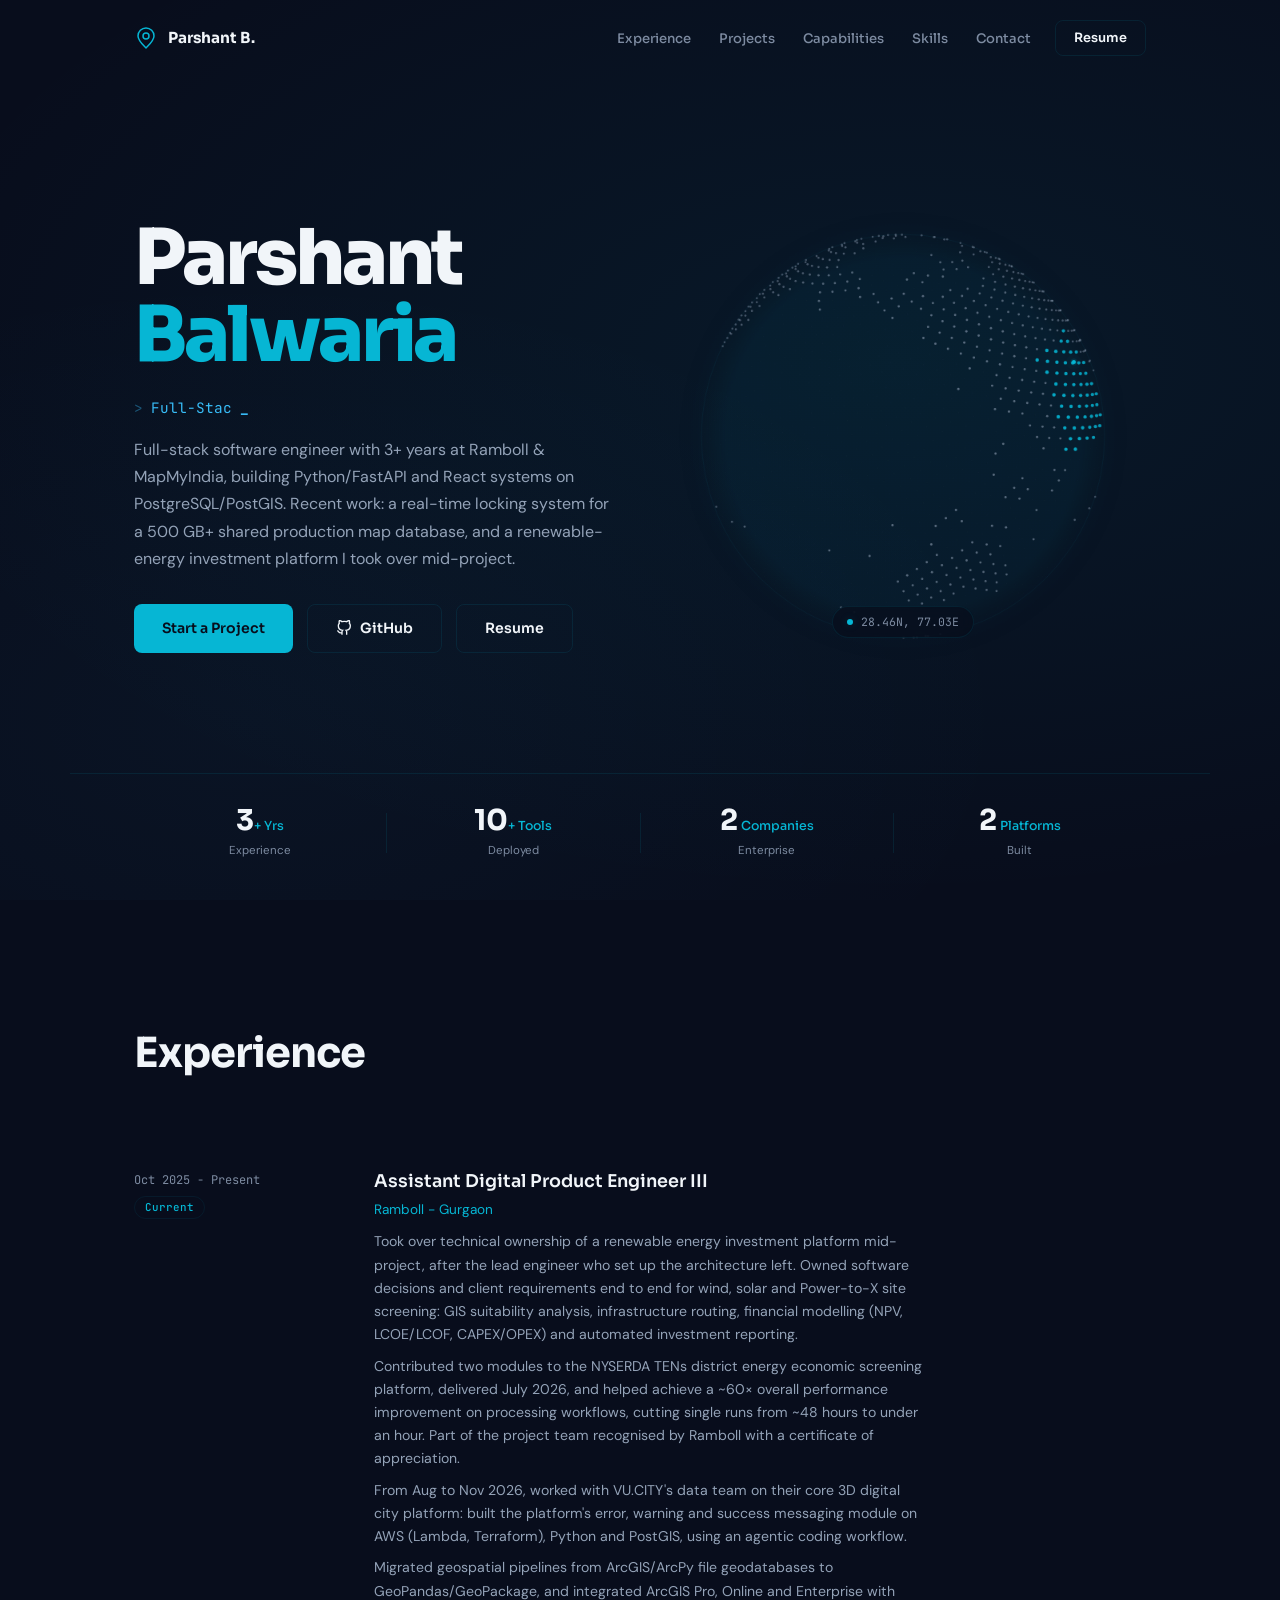
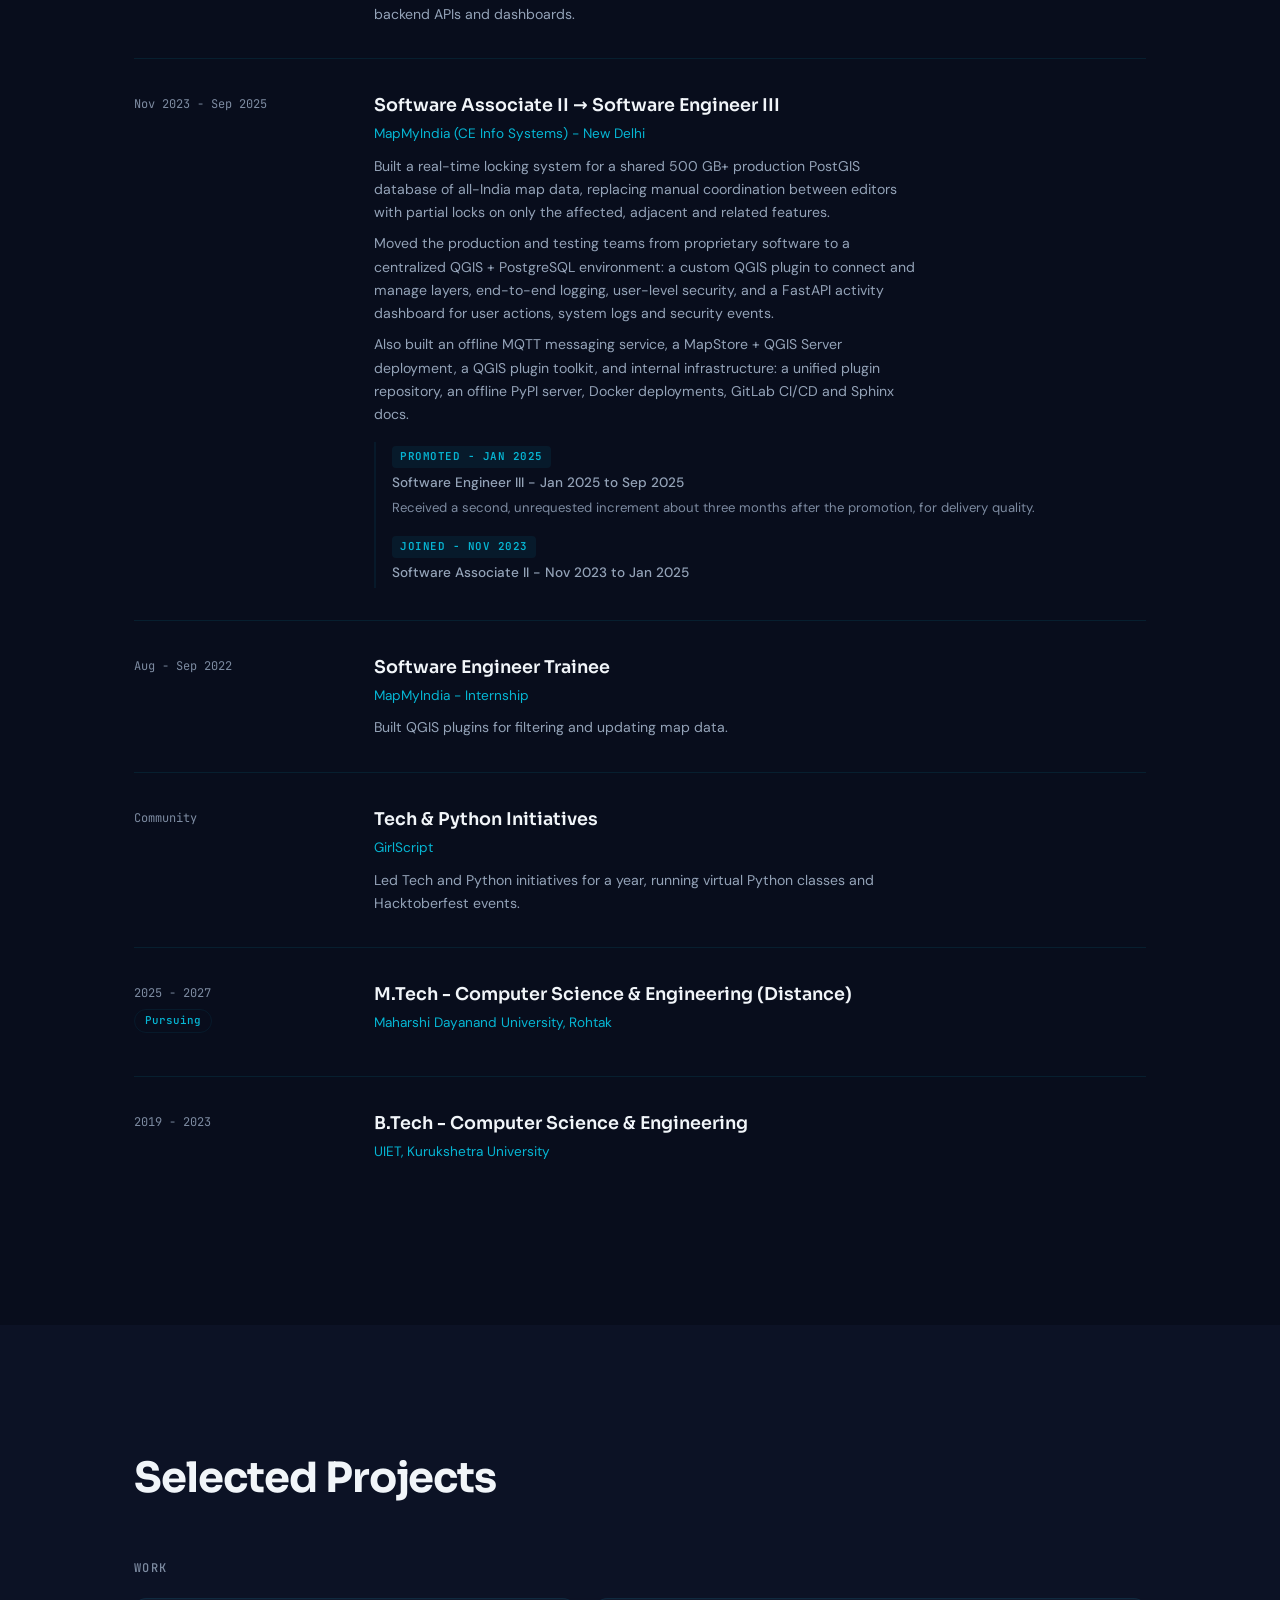
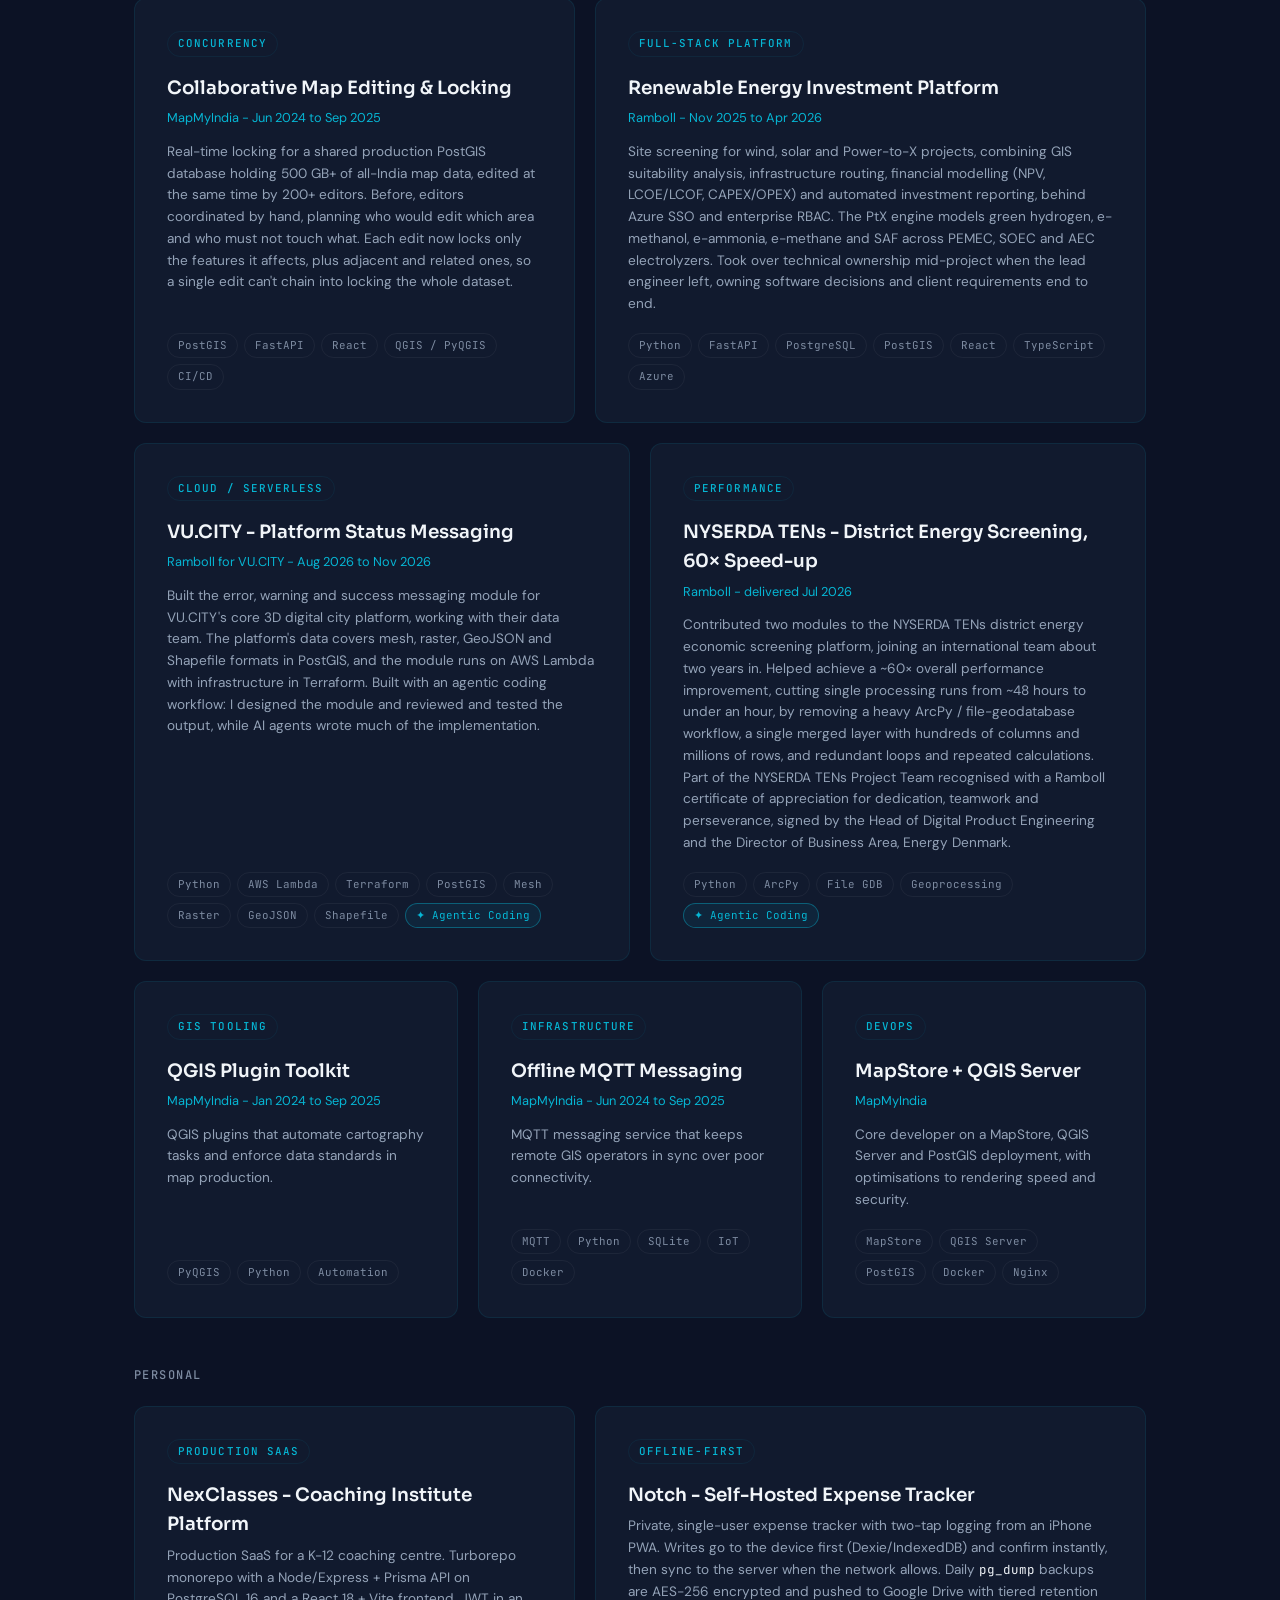
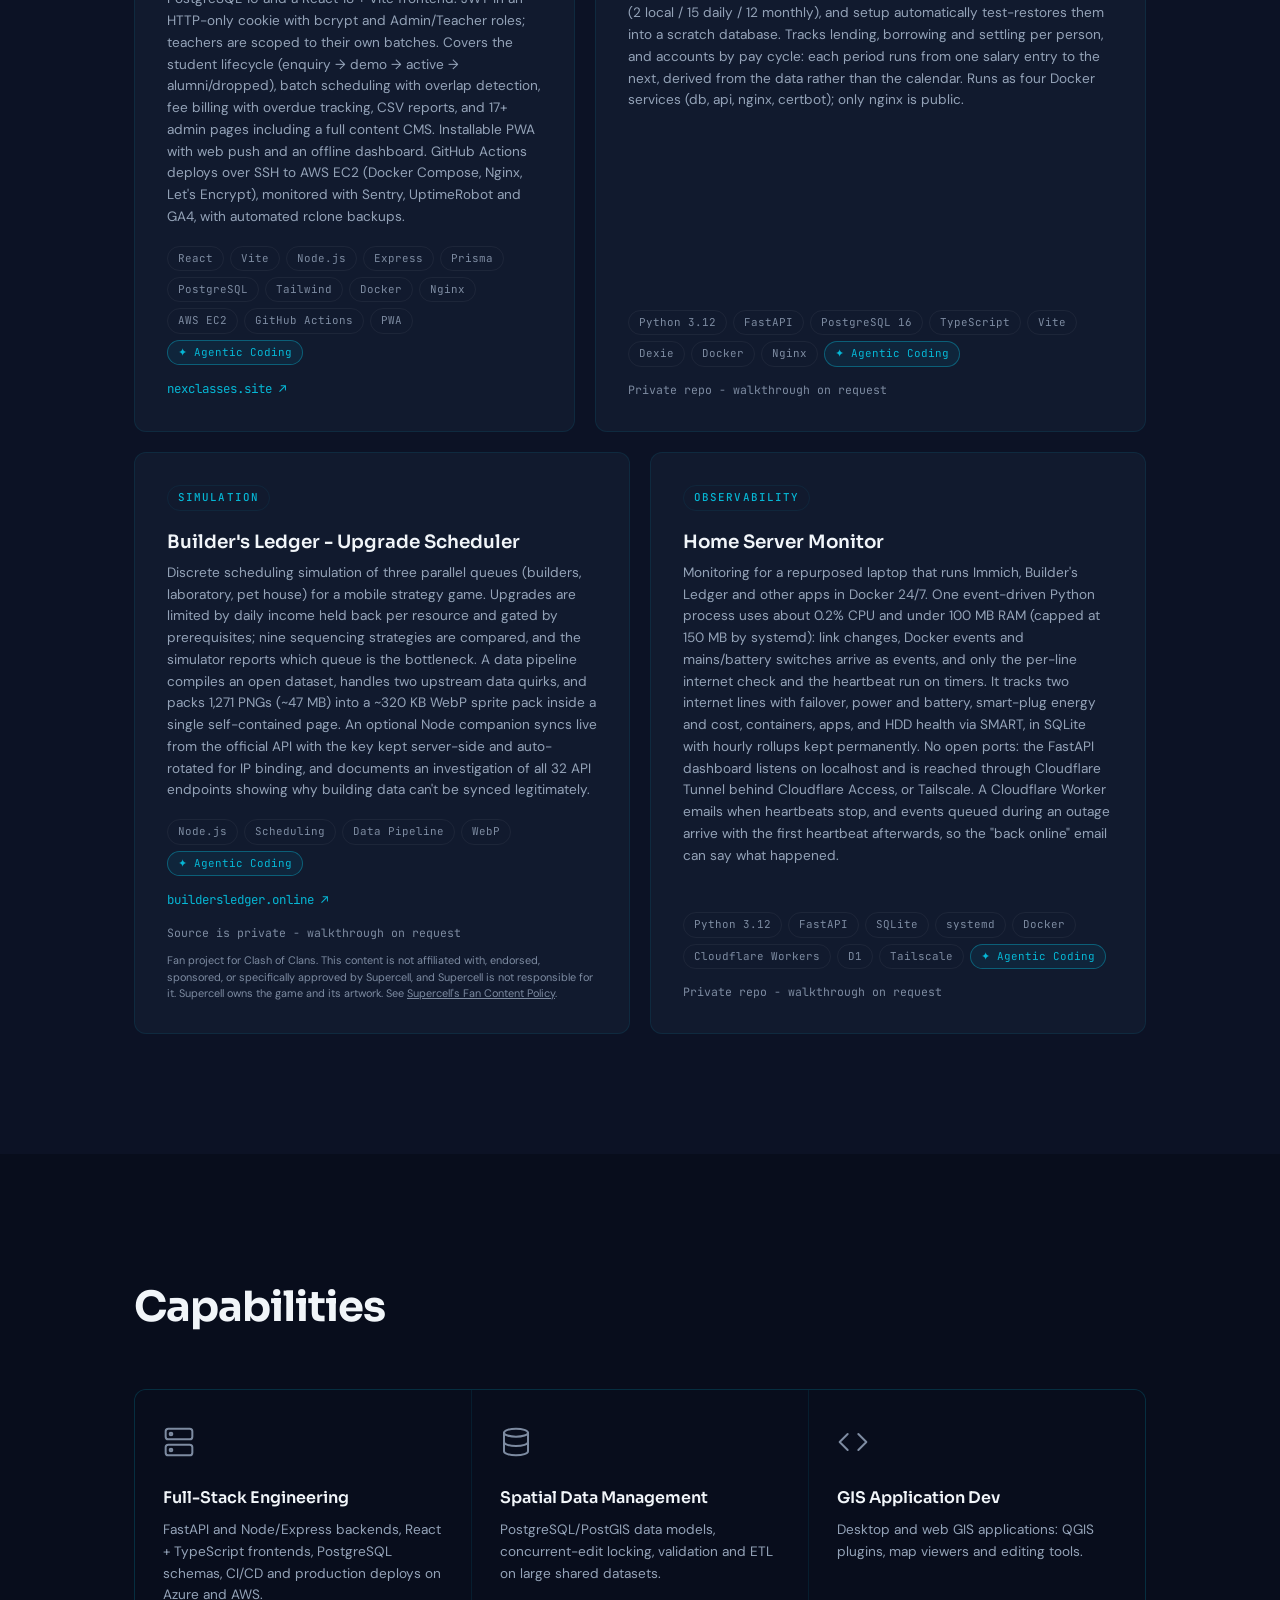
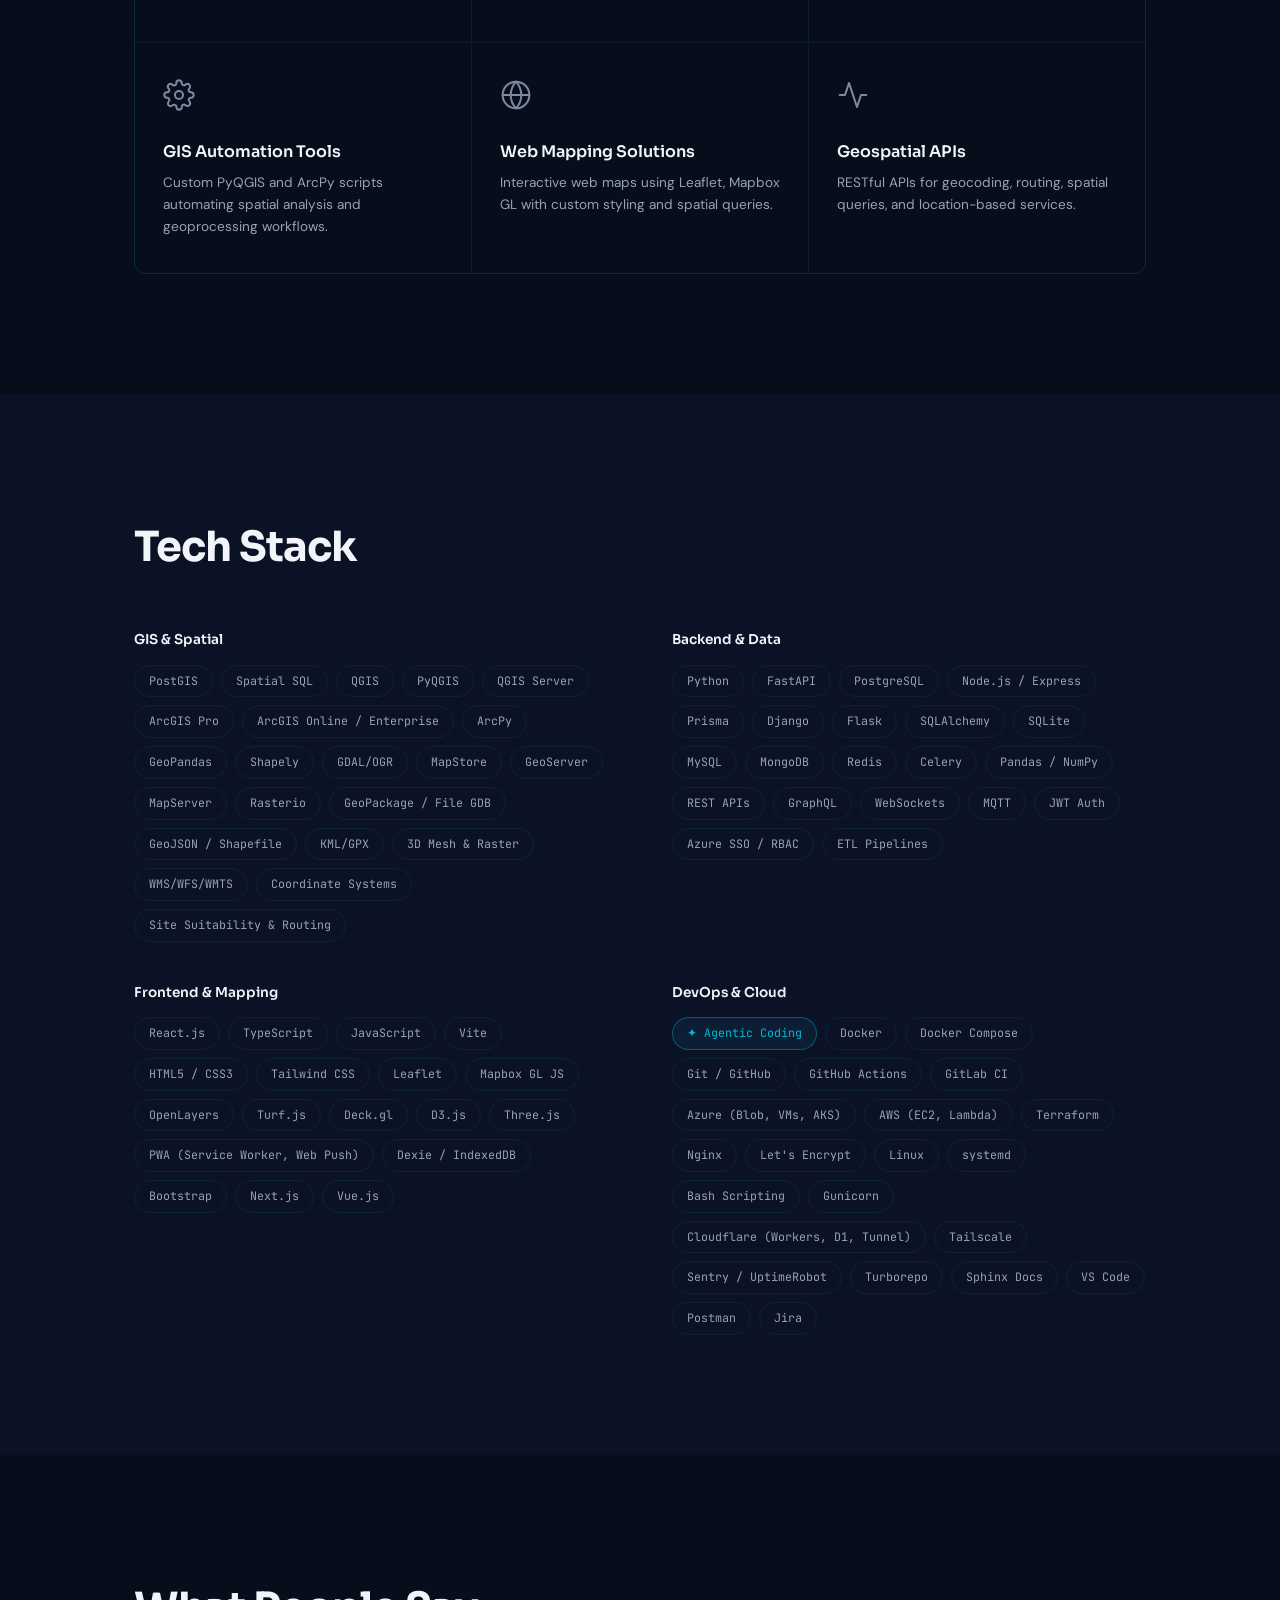
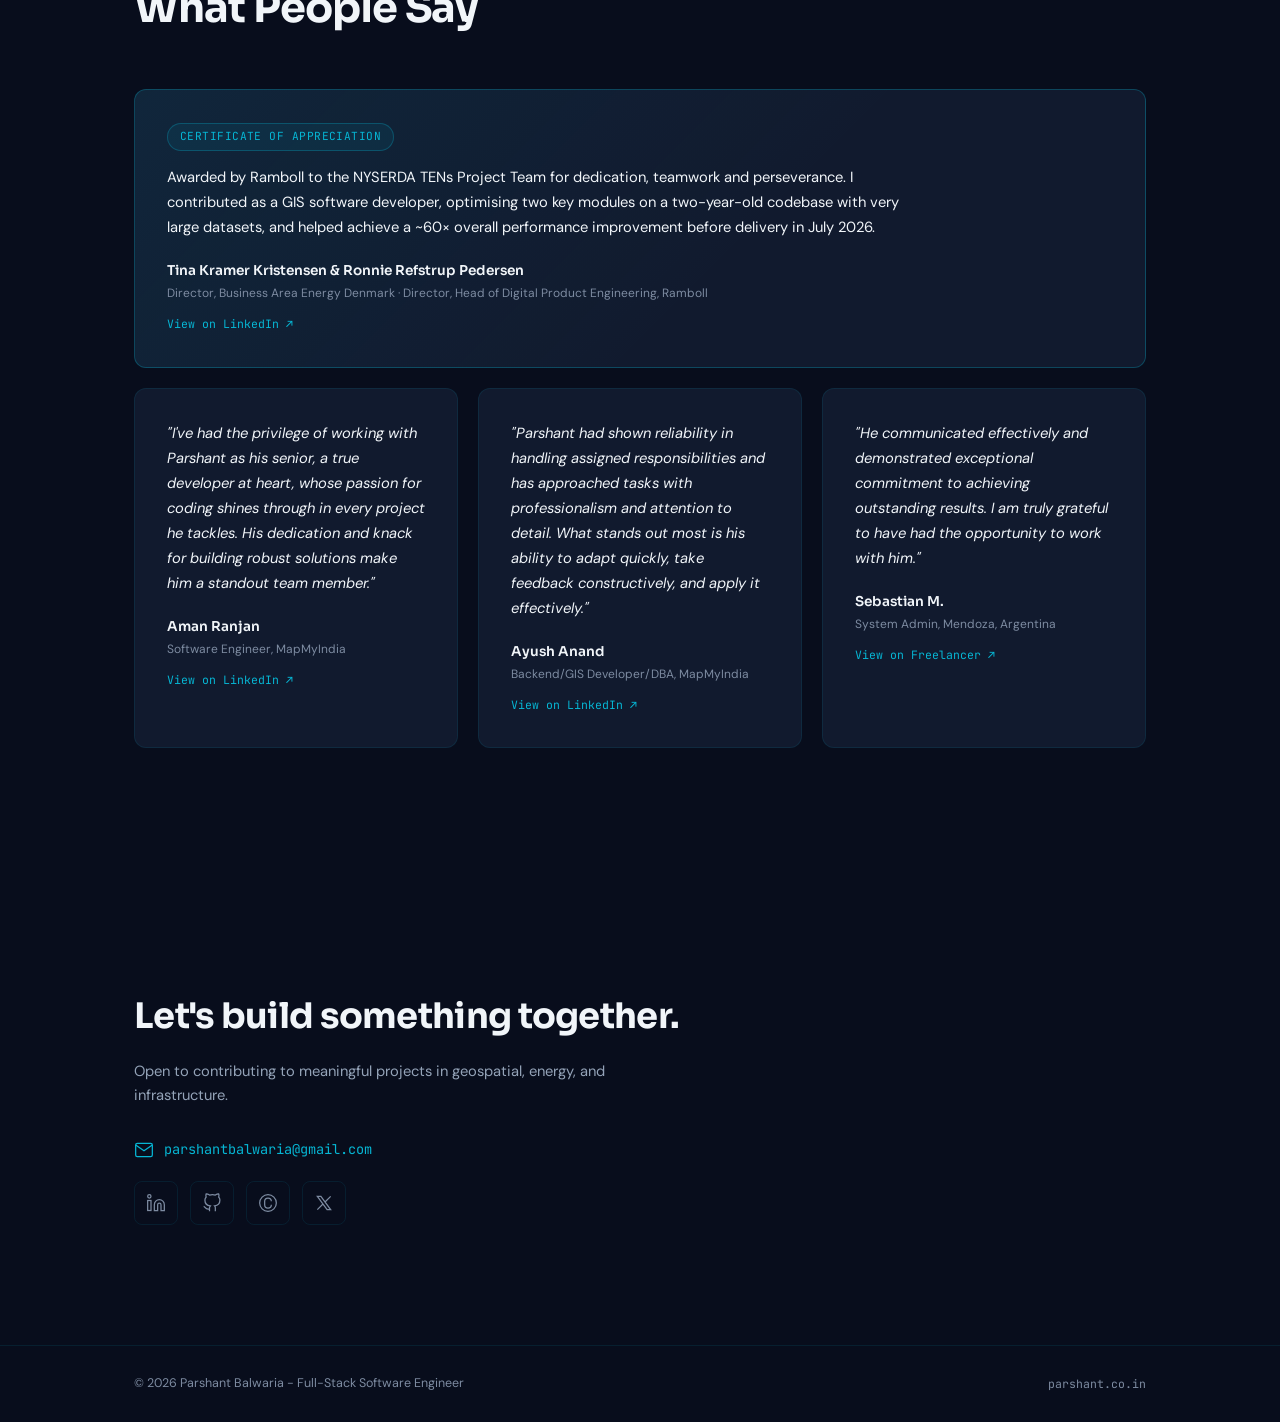
<file: index.html>
<!DOCTYPE html>
<html lang="en">
<head>
    <meta charset="UTF-8">
    <meta name="viewport" content="width=device-width, initial-scale=1.0">
    <title>Parshant Balwaria - Full-Stack Software Engineer · Geospatial Systems</title>
    <meta name="description" content="Parshant Balwaria - full-stack software engineer with 3+ years at Ramboll and MapMyIndia. Python, FastAPI, PostgreSQL/PostGIS, React and TypeScript, with geospatial systems as a specialty.">
    <link rel="canonical" href="https://www.parshant.co.in/">
    <meta property="og:type" content="website">
    <meta property="og:url" content="https://www.parshant.co.in/">
    <meta property="og:title" content="Parshant Balwaria - Full-Stack Software Engineer · Geospatial Systems">
    <meta property="og:description" content="Full-stack software engineer with 3+ years at Ramboll and MapMyIndia. Python, FastAPI, PostgreSQL/PostGIS, React and TypeScript.">
    <meta property="og:image" content="https://www.parshant.co.in/og-image.png">
    <meta property="og:image:width" content="1200">
    <meta property="og:image:height" content="630">
    <meta property="og:image:alt" content="Parshant Balwaria - Full-Stack Software Engineer · Geospatial Systems">
    <meta name="twitter:card" content="summary_large_image">
    <meta name="theme-color" content="#080d1c">
    <script>document.documentElement.classList.add('js');</script>
    <link rel="icon" href="data:image/svg+xml,<svg xmlns='http://www.w3.org/2000/svg' viewBox='0 0 32 32'><circle cx='16' cy='16' r='14' fill='%2306b6d4' opacity='.85'/><circle cx='16' cy='16' r='4' fill='white'/></svg>">
    <link rel="preconnect" href="https://fonts.googleapis.com">
    <link rel="preconnect" href="https://fonts.gstatic.com" crossorigin>
    <link href="https://fonts.googleapis.com/css2?family=Sora:wght@400;500;600;700;800&family=DM+Sans:ital,opsz,wght@0,9..40,400;0,9..40,500;0,9..40,700;1,9..40,400&family=JetBrains+Mono:wght@400;500&display=swap" rel="stylesheet">
    <link rel="stylesheet" href="styles.css">
</head>
<body>

    <nav class="nav" id="nav">
        <div class="nav-inner">
            <a href="#" class="nav-logo">
                <svg width="24" height="24" viewBox="0 0 24 24" fill="none" stroke="var(--accent)" stroke-width="1.5" stroke-linecap="round" stroke-linejoin="round"><path d="M12 13a3 3 0 1 0 0-6 3 3 0 0 0 0 6z"/><path d="M12 22C16 18 20 14.4 20 10a8 8 0 1 0-16 0c0 4.4 4 8 8 12z"/></svg>
                <span>Parshant B.</span>
            </a>
            <div class="nav-links" id="navLinks">
                <a href="#experience">Experience</a>
                <a href="#projects">Projects</a>
                <a href="#capabilities">Capabilities</a>
                <a href="#skills">Skills</a>
                <a href="#contact">Contact</a>
            </div>
            <a href="Parshant_Resume.pdf" class="btn btn-sm btn-outline nav-cta-btn" target="_blank" rel="noopener">Resume</a>
            <button class="nav-toggle" id="navToggle" aria-label="Toggle menu" aria-expanded="false" aria-controls="mobileMenu"><span></span><span></span><span></span></button>
        </div>
    </nav>

    <div class="mobile-menu" id="mobileMenu">
        <div class="mobile-menu-inner">
            <a href="#experience" class="mobile-link">Experience</a>
            <a href="#projects" class="mobile-link">Projects</a>
            <a href="#capabilities" class="mobile-link">Capabilities</a>
            <a href="#skills" class="mobile-link">Skills</a>
            <a href="#contact" class="mobile-link">Contact</a>
            <a href="Parshant_Resume.pdf" class="btn btn-primary mobile-cta" target="_blank" rel="noopener">Download Resume</a>
        </div>
    </div>

    <!-- Hero -->
    <section class="hero" id="hero">
        <div class="hero-bg-layer"></div>
        <div class="hero-inner">
            <div class="hero-text" data-reveal>
                <h1 class="hero-name">
                    <span class="name-line">Parshant</span>
                    <span class="name-line">Balwaria</span>
                </h1>
                <div class="hero-terminal" aria-hidden="true">
                    <span class="t-prompt">&gt;</span>
                    <span class="t-text" id="terminalText">Full-Stack Software Engineer</span>
                    <span class="t-cursor">_</span>
                </div>
                <p class="hero-sub">Full-stack software engineer with 3+ years at Ramboll &amp; MapMyIndia, building Python/FastAPI and React systems on PostgreSQL/PostGIS. Recent work: a real-time locking system for a 500&nbsp;GB+ shared production map database, and a renewable-energy investment platform I took over mid-project.</p>
                <div class="hero-actions">
                    <a href="#contact" class="btn btn-primary">Start a Project</a>
                    <a href="https://github.com/parshant-balwaria" class="btn btn-outline" target="_blank" rel="noopener">
                        <svg width="16" height="16" viewBox="0 0 24 24" fill="none" stroke="currentColor" stroke-width="2"><path d="M9 19c-5 1.5-5-2.5-7-3m14 6v-3.87a3.37 3.37 0 0 0-.94-2.61c3.14-.35 6.44-1.54 6.44-7A5.44 5.44 0 0 0 20 4.77 5.07 5.07 0 0 0 19.91 1S18.73.65 16 2.48a13.38 13.38 0 0 0-7 0C6.27.65 5.09 1 5.09 1A5.07 5.07 0 0 0 5 4.77a5.44 5.44 0 0 0-1.5 3.78c0 5.42 3.3 6.61 6.44 7A3.37 3.37 0 0 0 9 18.13V22"/></svg>
                        GitHub
                    </a>
                    <a href="Parshant_Resume.pdf" class="btn btn-outline" target="_blank" rel="noopener">Resume</a>
                </div>
            </div>
            <div class="hero-globe" data-reveal>
                <canvas id="globeCanvas" width="600" height="600" role="img" aria-label="Rotating globe with India highlighted and a pin on Gurugram"></canvas>
                <div class="globe-label" id="globeBadge">
                    <span class="globe-dot"></span>
                    <span>28.46N, 77.03E</span>
                </div>
            </div>
        </div>
        <div class="hero-stats" data-reveal>
            <!-- Final values live in the HTML so crawlers and no-JS visitors see them; script.js only animates up to them. -->
            <div class="hero-stat">
                <span class="hs-num" data-count="3">3</span><span class="hs-unit">+ Yrs</span>
                <span class="hs-label">Experience</span>
            </div>
            <span class="stat-divider"></span>
            <div class="hero-stat">
                <span class="hs-num" data-count="10">10</span><span class="hs-unit">+ Tools</span>
                <span class="hs-label">Deployed</span>
            </div>
            <span class="stat-divider"></span>
            <div class="hero-stat">
                <span class="hs-num" data-count="2">2</span><span class="hs-unit"> Companies</span>
                <span class="hs-label">Enterprise</span>
            </div>
            <span class="stat-divider"></span>
            <div class="hero-stat">
                <!-- Work platforms only: Renewable Energy Investment Platform and the MapMyIndia collaborative editing environment. -->
                <span class="hs-num" data-count="2">2</span><span class="hs-unit"> Platforms</span>
                <span class="hs-label">Built</span>
            </div>
        </div>
    </section>

    <!-- Experience -->
    <section class="section" id="experience">
        <div class="container">
            <h2 class="sec-title" data-reveal>Experience</h2>
            <div class="exp-list">
                <article class="exp-item" data-reveal>
                    <div class="exp-left">
                        <span class="exp-date">Oct 2025 - Present</span>
                        <span class="exp-current">Current</span>
                    </div>
                    <div class="exp-right">
                        <h3 class="exp-role">Assistant Digital Product Engineer III</h3>
                        <p class="exp-company">Ramboll - Gurgaon</p>
                        <p class="exp-desc">Took over technical ownership of a renewable energy investment platform mid-project, after the lead engineer who set up the architecture left. Owned software decisions and client requirements end to end for wind, solar and Power-to-X site screening: GIS suitability analysis, infrastructure routing, financial modelling (NPV, LCOE/LCOF, CAPEX/OPEX) and automated investment reporting.</p>
                        <p class="exp-desc">Contributed two modules to the NYSERDA TENs district energy economic screening platform, delivered July 2026, and helped achieve a ~60&times; overall performance improvement on processing workflows, cutting single runs from ~48 hours to under an hour. Part of the project team recognised by Ramboll with a certificate of appreciation.</p>
                        <p class="exp-desc">From Aug to Nov 2026, worked with VU.CITY's data team on their core 3D digital city platform: built the platform's error, warning and success messaging module on AWS (Lambda, Terraform), Python and PostGIS, using an agentic coding workflow.</p>
                        <p class="exp-desc">Migrated geospatial pipelines from ArcGIS/ArcPy file geodatabases to GeoPandas/GeoPackage, and integrated ArcGIS Pro, Online and Enterprise with backend APIs and dashboards.</p>
                    </div>
                </article>
                <article class="exp-item" data-reveal>
                    <div class="exp-left">
                        <span class="exp-date">Nov 2023 - Sep 2025</span>
                    </div>
                    <div class="exp-right">
                        <h3 class="exp-role">Software Associate II &rarr; Software Engineer III</h3>
                        <p class="exp-company">MapMyIndia (CE Info Systems) - New Delhi</p>
                        <p class="exp-desc">Built a real-time locking system for a shared 500&nbsp;GB+ production PostGIS database of all-India map data, replacing manual coordination between editors with partial locks on only the affected, adjacent and related features.</p>
                        <p class="exp-desc">Moved the production and testing teams from proprietary software to a centralized QGIS + PostgreSQL environment: a custom QGIS plugin to connect and manage layers, end-to-end logging, user-level security, and a FastAPI activity dashboard for user actions, system logs and security events.</p>
                        <p class="exp-desc">Also built an offline MQTT messaging service, a MapStore + QGIS Server deployment, a QGIS plugin toolkit, and internal infrastructure: a unified plugin repository, an offline PyPI server, Docker deployments, GitLab CI/CD and Sphinx docs.</p>
                        <div class="exp-promos">
                            <div class="promo-block">
                                <span class="promo-badge">Promoted - Jan 2025</span>
                                <p class="promo-title">Software Engineer III - Jan 2025 to Sep 2025</p>
                                <p class="promo-desc">Received a second, unrequested increment about three months after the promotion, for delivery quality.</p>
                            </div>
                            <div class="promo-block">
                                <span class="promo-badge">Joined - Nov 2023</span>
                                <p class="promo-title">Software Associate II - Nov 2023 to Jan 2025</p>
                            </div>
                        </div>
                    </div>
                </article>
                <article class="exp-item" data-reveal>
                    <div class="exp-left">
                        <span class="exp-date">Aug - Sep 2022</span>
                    </div>
                    <div class="exp-right">
                        <h3 class="exp-role">Software Engineer Trainee</h3>
                        <p class="exp-company">MapMyIndia - Internship</p>
                        <p class="exp-desc">Built QGIS plugins for filtering and updating map data.</p>
                    </div>
                </article>
                <article class="exp-item" data-reveal>
                    <div class="exp-left">
                        <span class="exp-date">Community</span>
                    </div>
                    <div class="exp-right">
                        <h3 class="exp-role">Tech &amp; Python Initiatives</h3>
                        <p class="exp-company">GirlScript</p>
                        <p class="exp-desc">Led Tech and Python initiatives for a year, running virtual Python classes and Hacktoberfest events.</p>
                    </div>
                </article>
                <article class="exp-item" data-reveal>
                    <div class="exp-left">
                        <span class="exp-date">2025 - 2027</span>
                        <span class="exp-current">Pursuing</span>
                    </div>
                    <div class="exp-right">
                        <h3 class="exp-role">M.Tech - Computer Science &amp; Engineering (Distance)</h3>
                        <p class="exp-company">Maharshi Dayanand University, Rohtak</p>
                    </div>
                </article>
                <article class="exp-item" data-reveal>
                    <div class="exp-left">
                        <span class="exp-date">2019 - 2023</span>
                    </div>
                    <div class="exp-right">
                        <h3 class="exp-role">B.Tech - Computer Science &amp; Engineering</h3>
                        <p class="exp-company">UIET, Kurukshetra University</p>
                    </div>
                </article>
            </div>
        </div>
    </section>

    <!-- Projects -->
    <section class="section section-alt" id="projects">
        <div class="container">
            <h2 class="sec-title" data-reveal>Selected Projects</h2>
            <div class="proj-rows">
                <h3 class="proj-group" data-reveal>Work</h3>
                <div class="proj-row proj-row-hero">
                    <article class="proj-card" data-reveal>
                        <span class="proj-tag">Concurrency</span>
                        <h4 class="proj-name">Collaborative Map Editing &amp; Locking</h4>
                        <p class="proj-company">MapMyIndia - Jun 2024 to Sep 2025</p>
                        <p class="proj-desc">Real-time locking for a shared production PostGIS database holding 500&nbsp;GB+ of all-India map data, edited at the same time by 200+ editors. Before, editors coordinated by hand, planning who would edit which area and who must not touch what. Each edit now locks only the features it affects, plus adjacent and related ones, so a single edit can't chain into locking the whole dataset.</p>
                        <div class="proj-stack"><span>PostGIS</span><span>FastAPI</span><span>React</span><span>QGIS / PyQGIS</span><span>CI/CD</span></div>
                    </article>
                    <article class="proj-card" data-reveal>
                        <span class="proj-tag">Full-Stack Platform</span>
                        <h4 class="proj-name">Renewable Energy Investment Platform</h4>
                        <p class="proj-company">Ramboll - Nov 2025 to Apr 2026</p>
                        <p class="proj-desc">Site screening for wind, solar and Power-to-X projects, combining GIS suitability analysis, infrastructure routing, financial modelling (NPV, LCOE/LCOF, CAPEX/OPEX) and automated investment reporting, behind Azure SSO and enterprise RBAC. The PtX engine models green hydrogen, e-methanol, e-ammonia, e-methane and SAF across PEMEC, SOEC and AEC electrolyzers. Took over technical ownership mid-project when the lead engineer left, owning software decisions and client requirements end to end.</p>
                        <div class="proj-stack"><span>Python</span><span>FastAPI</span><span>PostgreSQL</span><span>PostGIS</span><span>React</span><span>TypeScript</span><span>Azure</span></div>
                    </article>
                </div>
                <div class="proj-row">
                    <article class="proj-card" data-reveal>
                        <span class="proj-tag">Cloud / Serverless</span>
                        <h4 class="proj-name">VU.CITY - Platform Status Messaging</h4>
                        <p class="proj-company">Ramboll for VU.CITY - Aug 2026 to Nov 2026</p>
                        <p class="proj-desc">Built the error, warning and success messaging module for VU.CITY's core 3D digital city platform, working with their data team. The platform's data covers mesh, raster, GeoJSON and Shapefile formats in PostGIS, and the module runs on AWS Lambda with infrastructure in Terraform. Built with an agentic coding workflow: I designed the module and reviewed and tested the output, while AI agents wrote much of the implementation.</p>
                        <div class="proj-stack"><span>Python</span><span>AWS Lambda</span><span>Terraform</span><span>PostGIS</span><span>Mesh</span><span>Raster</span><span>GeoJSON</span><span>Shapefile</span><span class="chip-ai">Agentic Coding</span></div>
                    </article>
                    <article class="proj-card" data-reveal>
                        <span class="proj-tag">Performance</span>
                        <h4 class="proj-name">NYSERDA TENs - District Energy Screening, 60&times; Speed-up</h4>
                        <p class="proj-company">Ramboll - delivered Jul 2026</p>
                        <p class="proj-desc">Contributed two modules to the NYSERDA TENs district energy economic screening platform, joining an international team about two years in. Helped achieve a ~60&times; overall performance improvement, cutting single processing runs from ~48 hours to under an hour, by removing a heavy ArcPy / file-geodatabase workflow, a single merged layer with hundreds of columns and millions of rows, and redundant loops and repeated calculations. Part of the NYSERDA TENs Project Team recognised with a Ramboll certificate of appreciation for dedication, teamwork and perseverance, signed by the Head of Digital Product Engineering and the Director of Business Area, Energy Denmark.</p>
                        <div class="proj-stack"><span>Python</span><span>ArcPy</span><span>File GDB</span><span>Geoprocessing</span><span class="chip-ai">Agentic Coding</span></div>
                    </article>
                </div>
                <div class="proj-row proj-row-3">
                    <article class="proj-card" data-reveal>
                        <span class="proj-tag">GIS Tooling</span>
                        <h4 class="proj-name">QGIS Plugin Toolkit</h4>
                        <p class="proj-company">MapMyIndia - Jan 2024 to Sep 2025</p>
                        <p class="proj-desc">QGIS plugins that automate cartography tasks and enforce data standards in map production.</p>
                        <div class="proj-stack"><span>PyQGIS</span><span>Python</span><span>Automation</span></div>
                    </article>
                    <article class="proj-card" data-reveal>
                        <span class="proj-tag">Infrastructure</span>
                        <h4 class="proj-name">Offline MQTT Messaging</h4>
                        <p class="proj-company">MapMyIndia - Jun 2024 to Sep 2025</p>
                        <p class="proj-desc">MQTT messaging service that keeps remote GIS operators in sync over poor connectivity.</p>
                        <div class="proj-stack"><span>MQTT</span><span>Python</span><span>SQLite</span><span>IoT</span><span>Docker</span></div>
                    </article>
                    <article class="proj-card" data-reveal>
                        <span class="proj-tag">DevOps</span>
                        <h4 class="proj-name">MapStore + QGIS Server</h4>
                        <p class="proj-company">MapMyIndia</p>
                        <p class="proj-desc">Core developer on a MapStore, QGIS Server and PostGIS deployment, with optimisations to rendering speed and security.</p>
                        <div class="proj-stack"><span>MapStore</span><span>QGIS Server</span><span>PostGIS</span><span>Docker</span><span>Nginx</span></div>
                    </article>
                </div>

                <h3 class="proj-group" data-reveal>Personal</h3>
                <div class="proj-row proj-row-hero">
                    <article class="proj-card" data-reveal>
                        <span class="proj-tag">Production SaaS</span>
                        <h4 class="proj-name">NexClasses - Coaching Institute Platform</h4>
                        <p class="proj-desc">Production SaaS for a K-12 coaching centre. Turborepo monorepo with a Node/Express + Prisma API on PostgreSQL 16 and a React 18 + Vite frontend. JWT in an HTTP-only cookie with bcrypt and Admin/Teacher roles; teachers are scoped to their own batches. Covers the student lifecycle (enquiry &rarr; demo &rarr; active &rarr; alumni/dropped), batch scheduling with overlap detection, fee billing with overdue tracking, CSV reports, and 17+ admin pages including a full content CMS. Installable PWA with web push and an offline dashboard. GitHub Actions deploys over SSH to AWS EC2 (Docker Compose, Nginx, Let's Encrypt), monitored with Sentry, UptimeRobot and GA4, with automated rclone backups.</p>
                        <div class="proj-stack"><span>React</span><span>Vite</span><span>Node.js</span><span>Express</span><span>Prisma</span><span>PostgreSQL</span><span>Tailwind</span><span>Docker</span><span>Nginx</span><span>AWS EC2</span><span>GitHub Actions</span><span>PWA</span><span class="chip-ai">Agentic Coding</span></div>
                        <a class="proj-link" href="https://nexclasses.site" target="_blank" rel="noopener">nexclasses.site &#8599;</a>
                    </article>
                    <article class="proj-card" data-reveal>
                        <span class="proj-tag">Offline-First</span>
                        <h4 class="proj-name">Notch - Self-Hosted Expense Tracker</h4>
                        <p class="proj-desc">Private, single-user expense tracker with two-tap logging from an iPhone PWA. Writes go to the device first (Dexie/IndexedDB) and confirm instantly, then sync to the server when the network allows. Daily <code>pg_dump</code> backups are AES-256 encrypted and pushed to Google Drive with tiered retention (2 local / 15 daily / 12 monthly), and setup automatically test-restores them into a scratch database. Tracks lending, borrowing and settling per person, and accounts by pay cycle: each period runs from one salary entry to the next, derived from the data rather than the calendar. Runs as four Docker services (db, api, nginx, certbot); only nginx is public.</p>
                        <div class="proj-stack"><span>Python 3.12</span><span>FastAPI</span><span>PostgreSQL 16</span><span>TypeScript</span><span>Vite</span><span>Dexie</span><span>Docker</span><span>Nginx</span><span class="chip-ai">Agentic Coding</span></div>
                        <span class="proj-note">Private repo - walkthrough on request</span>
                    </article>
                </div>
                <div class="proj-row">
                    <article class="proj-card" data-reveal>
                        <span class="proj-tag">Simulation</span>
                        <h4 class="proj-name">Builder's Ledger - Upgrade Scheduler</h4>
                        <p class="proj-desc">Discrete scheduling simulation of three parallel queues (builders, laboratory, pet house) for a mobile strategy game. Upgrades are limited by daily income held back per resource and gated by prerequisites; nine sequencing strategies are compared, and the simulator reports which queue is the bottleneck. A data pipeline compiles an open dataset, handles two upstream data quirks, and packs 1,271 PNGs (~47&nbsp;MB) into a ~320&nbsp;KB WebP sprite pack inside a single self-contained page. An optional Node companion syncs live from the official API with the key kept server-side and auto-rotated for IP binding, and documents an investigation of all 32 API endpoints showing why building data can't be synced legitimately.</p>
                        <div class="proj-stack"><span>Node.js</span><span>Scheduling</span><span>Data Pipeline</span><span>WebP</span><span class="chip-ai">Agentic Coding</span></div>
                        <a class="proj-link" href="https://buildersledger.online/" target="_blank" rel="noopener">buildersledger.online &#8599;</a>
                        <span class="proj-note">Source is private - walkthrough on request</span>
                        <p class="proj-disclaimer">Fan project for Clash of Clans. This content is not affiliated with, endorsed, sponsored, or specifically approved by Supercell, and Supercell is not responsible for it. Supercell owns the game and its artwork. See <a href="https://supercell.com/en/fan-content-policy/" target="_blank" rel="noopener">Supercell's Fan Content Policy</a>.</p>
                    </article>
                    <article class="proj-card" data-reveal>
                        <span class="proj-tag">Observability</span>
                        <h4 class="proj-name">Home Server Monitor</h4>
                        <p class="proj-desc">Monitoring for a repurposed laptop that runs Immich, Builder's Ledger and other apps in Docker 24/7. One event-driven Python process uses about 0.2% CPU and under 100&nbsp;MB RAM (capped at 150&nbsp;MB by systemd): link changes, Docker events and mains/battery switches arrive as events, and only the per-line internet check and the heartbeat run on timers. It tracks two internet lines with failover, power and battery, smart-plug energy and cost, containers, apps, and HDD health via SMART, in SQLite with hourly rollups kept permanently. No open ports: the FastAPI dashboard listens on localhost and is reached through Cloudflare Tunnel behind Cloudflare Access, or Tailscale. A Cloudflare Worker emails when heartbeats stop, and events queued during an outage arrive with the first heartbeat afterwards, so the "back online" email can say what happened.</p>
                        <div class="proj-stack"><span>Python 3.12</span><span>FastAPI</span><span>SQLite</span><span>systemd</span><span>Docker</span><span>Cloudflare Workers</span><span>D1</span><span>Tailscale</span><span class="chip-ai">Agentic Coding</span></div>
                        <span class="proj-note">Private repo - walkthrough on request</span>
                    </article>
                </div>
            </div>
        </div>
    </section>

    <!-- Capabilities -->
    <section class="section" id="capabilities">
        <div class="container">
            <h2 class="sec-title" data-reveal>Capabilities</h2>
            <div class="cap-grid">
                <div class="cap-card" data-reveal>
                    <svg class="cap-icon" width="32" height="32" viewBox="0 0 24 24" fill="none" stroke="currentColor" stroke-width="1.5" stroke-linecap="round" stroke-linejoin="round"><rect x="2" y="2" width="20" height="8" rx="2"/><rect x="2" y="14" width="20" height="8" rx="2"/><circle cx="6" cy="6" r="1"/><circle cx="6" cy="18" r="1"/></svg>
                    <h3>Full-Stack Engineering</h3>
                    <p>FastAPI and Node/Express backends, React + TypeScript frontends, PostgreSQL schemas, CI/CD and production deploys on Azure and AWS.</p>
                </div>
                <div class="cap-card" data-reveal>
                    <svg class="cap-icon" width="32" height="32" viewBox="0 0 24 24" fill="none" stroke="currentColor" stroke-width="1.5" stroke-linecap="round" stroke-linejoin="round"><ellipse cx="12" cy="5" rx="9" ry="3"/><path d="M21 12c0 1.66-4 3-9 3s-9-1.34-9-3"/><path d="M3 5v14c0 1.66 4 3 9 3s9-1.34 9-3V5"/></svg>
                    <h3>Spatial Data Management</h3>
                    <p>PostgreSQL/PostGIS data models, concurrent-edit locking, validation and ETL on large shared datasets.</p>
                </div>
                <div class="cap-card" data-reveal>
                    <svg class="cap-icon" width="32" height="32" viewBox="0 0 24 24" fill="none" stroke="currentColor" stroke-width="1.5" stroke-linecap="round" stroke-linejoin="round"><polyline points="16 18 22 12 16 6"/><polyline points="8 6 2 12 8 18"/></svg>
                    <h3>GIS Application Dev</h3>
                    <p>Desktop and web GIS applications: QGIS plugins, map viewers and editing tools.</p>
                </div>
                <div class="cap-card" data-reveal>
                    <svg class="cap-icon" width="32" height="32" viewBox="0 0 24 24" fill="none" stroke="currentColor" stroke-width="1.5" stroke-linecap="round" stroke-linejoin="round"><circle cx="12" cy="12" r="3"/><path d="M19.4 15a1.65 1.65 0 0 0 .33 1.82l.06.06a2 2 0 1 1-2.83 2.83l-.06-.06a1.65 1.65 0 0 0-1.82-.33 1.65 1.65 0 0 0-1 1.51V21a2 2 0 0 1-4 0v-.09A1.65 1.65 0 0 0 9 19.4a1.65 1.65 0 0 0-1.82.33l-.06.06a2 2 0 1 1-2.83-2.83l.06-.06A1.65 1.65 0 0 0 4.68 15a1.65 1.65 0 0 0-1.51-1H3a2 2 0 0 1 0-4h.09A1.65 1.65 0 0 0 4.6 9a1.65 1.65 0 0 0-.33-1.82l-.06-.06a2 2 0 1 1 2.83-2.83l.06.06A1.65 1.65 0 0 0 9 4.68a1.65 1.65 0 0 0 1-1.51V3a2 2 0 0 1 4 0v.09a1.65 1.65 0 0 0 1 1.51 1.65 1.65 0 0 0 1.82-.33l.06-.06a2 2 0 1 1 2.83 2.83l-.06.06A1.65 1.65 0 0 0 19.4 9a1.65 1.65 0 0 0 1.51 1H21a2 2 0 0 1 0 4h-.09a1.65 1.65 0 0 0-1.51 1z"/></svg>
                    <h3>GIS Automation Tools</h3>
                    <p>Custom PyQGIS and ArcPy scripts automating spatial analysis and geoprocessing workflows.</p>
                </div>
                <div class="cap-card" data-reveal>
                    <svg class="cap-icon" width="32" height="32" viewBox="0 0 24 24" fill="none" stroke="currentColor" stroke-width="1.5" stroke-linecap="round" stroke-linejoin="round"><circle cx="12" cy="12" r="10"/><line x1="2" y1="12" x2="22" y2="12"/><path d="M12 2a15.3 15.3 0 0 1 4 10 15.3 15.3 0 0 1-4 10 15.3 15.3 0 0 1-4-10 15.3 15.3 0 0 1 4-10z"/></svg>
                    <h3>Web Mapping Solutions</h3>
                    <p>Interactive web maps using Leaflet, Mapbox GL with custom styling and spatial queries.</p>
                </div>
                <div class="cap-card" data-reveal>
                    <svg class="cap-icon" width="32" height="32" viewBox="0 0 24 24" fill="none" stroke="currentColor" stroke-width="1.5" stroke-linecap="round" stroke-linejoin="round"><polyline points="22 12 18 12 15 21 9 3 6 12 2 12"/></svg>
                    <h3>Geospatial APIs</h3>
                    <p>RESTful APIs for geocoding, routing, spatial queries, and location-based services.</p>
                </div>
            </div>
        </div>
    </section>

    <!-- Skills -->
    <section class="section section-alt" id="skills">
        <div class="container">
            <h2 class="sec-title" data-reveal>Tech Stack</h2>
            <div class="skills-wrap">
                <div class="skill-group" data-reveal>
                    <h3 class="sg-title">GIS &amp; Spatial</h3>
                    <div class="sg-chips"><span>PostGIS</span><span>Spatial SQL</span><span>QGIS</span><span>PyQGIS</span><span>QGIS Server</span><span>ArcGIS Pro</span><span>ArcGIS Online / Enterprise</span><span>ArcPy</span><span>GeoPandas</span><span>Shapely</span><span>GDAL/OGR</span><span>MapStore</span><span>GeoServer</span><span>MapServer</span><span>Rasterio</span><span>GeoPackage / File GDB</span><span>GeoJSON / Shapefile</span><span>KML/GPX</span><span>3D Mesh &amp; Raster</span><span>WMS/WFS/WMTS</span><span>Coordinate Systems</span><span>Site Suitability &amp; Routing</span></div>
                </div>
                <div class="skill-group" data-reveal>
                    <h3 class="sg-title">Backend &amp; Data</h3>
                    <div class="sg-chips"><span>Python</span><span>FastAPI</span><span>PostgreSQL</span><span>Node.js / Express</span><span>Prisma</span><span>Django</span><span>Flask</span><span>SQLAlchemy</span><span>SQLite</span><span>MySQL</span><span>MongoDB</span><span>Redis</span><span>Celery</span><span>Pandas / NumPy</span><span>REST APIs</span><span>GraphQL</span><span>WebSockets</span><span>MQTT</span><span>JWT Auth</span><span>Azure SSO / RBAC</span><span>ETL Pipelines</span></div>
                </div>
                <div class="skill-group" data-reveal>
                    <h3 class="sg-title">Frontend &amp; Mapping</h3>
                    <div class="sg-chips"><span>React.js</span><span>TypeScript</span><span>JavaScript</span><span>Vite</span><span>HTML5 / CSS3</span><span>Tailwind CSS</span><span>Leaflet</span><span>Mapbox GL JS</span><span>OpenLayers</span><span>Turf.js</span><span>Deck.gl</span><span>D3.js</span><span>Three.js</span><span>PWA (Service Worker, Web Push)</span><span>Dexie / IndexedDB</span><span>Bootstrap</span><span>Next.js</span><span>Vue.js</span></div>
                </div>
                <div class="skill-group" data-reveal>
                    <h3 class="sg-title">DevOps &amp; Cloud</h3>
                    <div class="sg-chips"><span class="chip-ai">Agentic Coding</span><span>Docker</span><span>Docker Compose</span><span>Git / GitHub</span><span>GitHub Actions</span><span>GitLab CI</span><span>Azure (Blob, VMs, AKS)</span><span>AWS (EC2, Lambda)</span><span>Terraform</span><span>Nginx</span><span>Let's Encrypt</span><span>Linux</span><span>systemd</span><span>Bash Scripting</span><span>Gunicorn</span><span>Cloudflare (Workers, D1, Tunnel)</span><span>Tailscale</span><span>Sentry / UptimeRobot</span><span>Turborepo</span><span>Sphinx Docs</span><span>VS Code</span><span>Postman</span><span>Jira</span></div>
                </div>
            </div>
        </div>
    </section>

    <!-- Testimonials -->
    <section class="section" id="testimonials">
        <div class="container">
            <h2 class="sec-title" data-reveal>What People Say</h2>
            <div class="test-grid">
                <blockquote class="test-card test-card--award" data-reveal>
                    <span class="test-badge">Certificate of Appreciation</span>
                    <p>Awarded by Ramboll to the NYSERDA TENs Project Team for dedication, teamwork and perseverance. I contributed as a GIS software developer, optimising two key modules on a two-year-old codebase with very large datasets, and helped achieve a ~60&times; overall performance improvement before delivery in July 2026.</p>
                    <footer>
                        <strong>Tina Kramer Kristensen &amp; Ronnie Refstrup Pedersen</strong>
                        <span>Director, Business Area Energy Denmark &middot; Director, Head of Digital Product Engineering, Ramboll</span>
                        <a href="https://lnkd.in/p/ewBWZjtX" target="_blank" rel="noopener" class="test-link">View on LinkedIn <span aria-hidden="true">&#8599;</span></a>
                    </footer>
                </blockquote>
                <blockquote class="test-card" data-reveal>
                    <p>"I've had the privilege of working with Parshant as his senior, a true developer at heart, whose passion for coding shines through in every project he tackles. His dedication and knack for building robust solutions make him a standout team member."</p>
                    <footer>
                        <strong>Aman Ranjan</strong>
                        <span>Software Engineer, MapMyIndia</span>
                        <a href="https://www.linkedin.com/in/parshant-balwaria-b930a21b9/" target="_blank" rel="noopener" class="test-link">View on LinkedIn <span aria-hidden="true">&#8599;</span></a>
                    </footer>
                </blockquote>
                <blockquote class="test-card" data-reveal>
                    <p>"Parshant had shown reliability in handling assigned responsibilities and has approached tasks with professionalism and attention to detail. What stands out most is his ability to adapt quickly, take feedback constructively, and apply it effectively."</p>
                    <footer>
                        <strong>Ayush Anand</strong>
                        <span>Backend/GIS Developer/DBA, MapMyIndia</span>
                        <a href="https://www.linkedin.com/in/parshant-balwaria-b930a21b9/" target="_blank" rel="noopener" class="test-link">View on LinkedIn <span aria-hidden="true">&#8599;</span></a>
                    </footer>
                </blockquote>
                <blockquote class="test-card" data-reveal>
                    <p>"He communicated effectively and demonstrated exceptional commitment to achieving outstanding results. I am truly grateful to have had the opportunity to work with him."</p>
                    <footer>
                        <strong>Sebastian M.</strong>
                        <span>System Admin, Mendoza, Argentina</span>
                        <a href="https://www.freelancer.com/u/parshantbalwaria?review_context_id=39139501&amp;review_type=project&amp;reviewee_role=freelancer&amp;sb=t" target="_blank" rel="noopener" class="test-link">View on Freelancer <span aria-hidden="true">&#8599;</span></a>
                    </footer>
                </blockquote>
            </div>
        </div>
    </section>

    <!-- Contact -->
    <section class="section contact-section" id="contact">
        <div class="container">
            <div class="contact-block" data-reveal>
                <h2 class="contact-title">Let's build something together.</h2>
                <p class="contact-sub">Open to contributing to meaningful projects in geospatial, energy, and infrastructure.</p>
                <div class="contact-row">
                    <a href="mailto:parshantbalwaria@gmail.com" class="cta-link">
                        <svg width="20" height="20" viewBox="0 0 24 24" fill="none" stroke="currentColor" stroke-width="1.5"><path d="M4 4h16c1.1 0 2 .9 2 2v12c0 1.1-.9 2-2 2H4c-1.1 0-2-.9-2-2V6c0-1.1.9-2 2-2z"/><polyline points="22,6 12,13 2,6"/></svg>
                        parshantbalwaria@gmail.com
                    </a>
                    <div class="social-row">
                        <a href="https://www.linkedin.com/in/parshant-balwaria-b930a21b9/" target="_blank" rel="noopener" class="social-link" aria-label="LinkedIn">
                            <svg width="20" height="20" viewBox="0 0 24 24" fill="none" stroke="currentColor" stroke-width="1.5"><path d="M16 8a6 6 0 0 1 6 6v7h-4v-7a2 2 0 0 0-4 0v7h-4v-7a6 6 0 0 1 6-6z"/><rect x="2" y="9" width="4" height="12"/><circle cx="4" cy="4" r="2"/></svg>
                        </a>
                        <a href="https://github.com/parshant-balwaria" target="_blank" rel="noopener" class="social-link" aria-label="GitHub">
                            <svg width="20" height="20" viewBox="0 0 24 24" fill="none" stroke="currentColor" stroke-width="1.5"><path d="M9 19c-5 1.5-5-2.5-7-3m14 6v-3.87a3.37 3.37 0 0 0-.94-2.61c3.14-.35 6.44-1.54 6.44-7A5.44 5.44 0 0 0 20 4.77 5.07 5.07 0 0 0 19.91 1S18.73.65 16 2.48a13.38 13.38 0 0 0-7 0C6.27.65 5.09 1 5.09 1A5.07 5.07 0 0 0 5 4.77a5.44 5.44 0 0 0-1.5 3.78c0 5.42 3.3 6.61 6.44 7A3.37 3.37 0 0 0 9 18.13V22"/></svg>
                        </a>
                        <a href="https://www.threads.com/@parshantbalwaria" target="_blank" rel="noopener" class="social-link" aria-label="Threads">
                            <svg width="20" height="20" viewBox="0 0 24 24" fill="none" stroke="currentColor" stroke-width="1.5"><circle cx="12" cy="12" r="10"/><path d="M16 10c0-2.21-1.79-4-4-4s-4 1.79-4 4v4c0 2.21 1.79 4 4 4s4-1.79 4-4"/></svg>
                        </a>
                        <a href="https://x.com/Parshant20000" target="_blank" rel="noopener" class="social-link" aria-label="X">
                            <svg width="20" height="20" viewBox="0 0 24 24" fill="none" stroke="currentColor" stroke-width="1.5"><path d="M4 4l11.73 16h4.27l-11.73-16z"/><path d="M4 20l6.77-6.77m2.46-2.46L20 4"/></svg>
                        </a>
                    </div>
                </div>
            </div>
        </div>
    </section>

    <footer class="footer">
        <div class="container footer-inner">
            <span>&copy; 2026 Parshant Balwaria - Full-Stack Software Engineer</span>
            <span class="footer-tag">parshant.co.in</span>
        </div>
    </footer>

    <script src="script.js"></script>
</body>
</html>
</file>
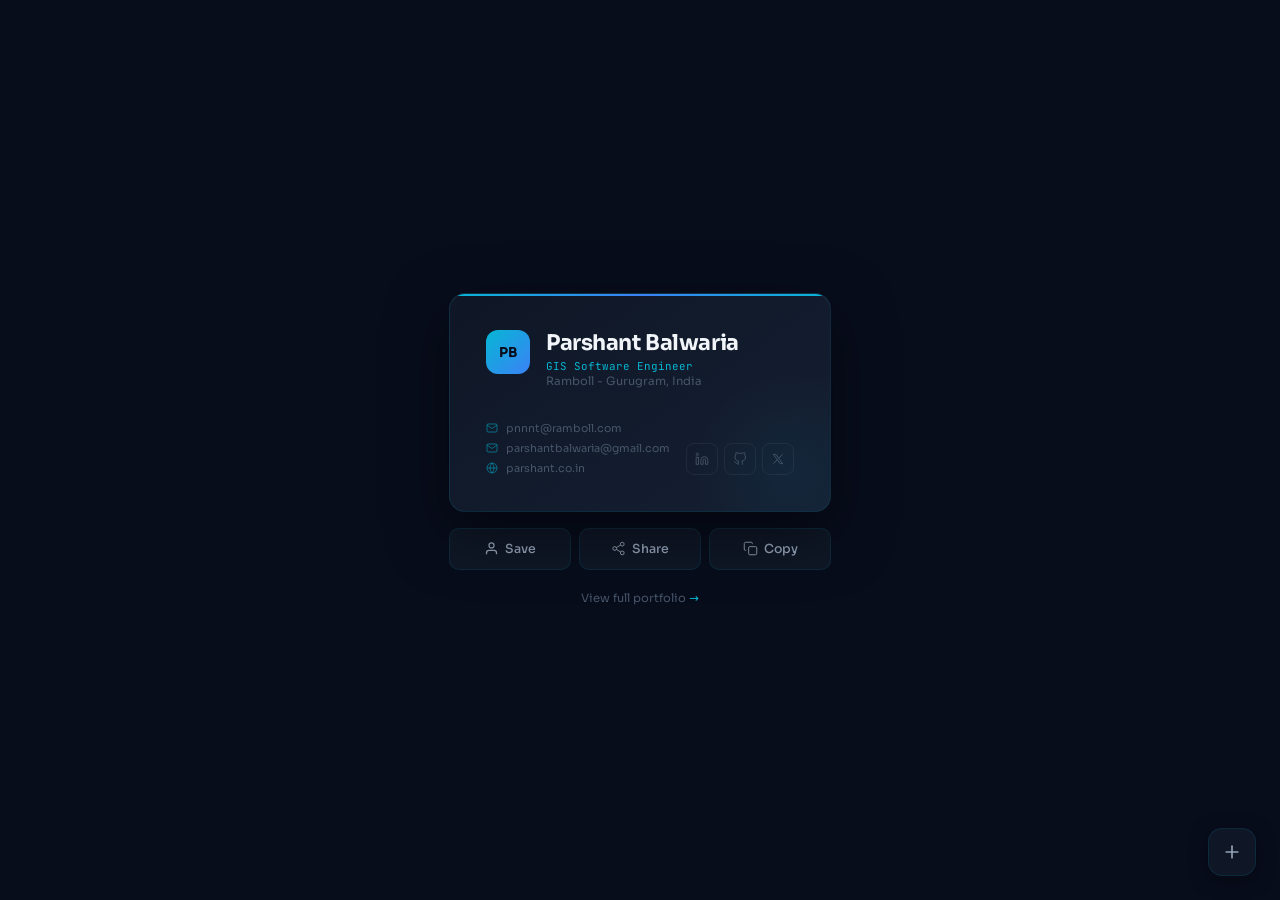
<file: card.html>
<!DOCTYPE html>
<html lang="en">
<head>
    <meta charset="UTF-8">
    <meta name="viewport" content="width=device-width, initial-scale=1.0, viewport-fit=cover">
    <title>Parshant Balwaria</title>
    <meta name="description" content="Parshant Balwaria - GIS Software Engineer at Ramboll">
    <meta name="theme-color" content="#080d1c">
    <link rel="icon" href="data:image/svg+xml,<svg xmlns='http://www.w3.org/2000/svg' viewBox='0 0 32 32'><circle cx='16' cy='16' r='14' fill='%2306b6d4' opacity='.85'/><circle cx='16' cy='16' r='4' fill='white'/></svg>">
    <link rel="preconnect" href="https://fonts.googleapis.com">
    <link rel="preconnect" href="https://fonts.gstatic.com" crossorigin>
    <link href="https://fonts.googleapis.com/css2?family=Sora:wght@400;500;600;700&family=JetBrains+Mono:wght@400&display=swap" rel="stylesheet">
    <style>
        *{margin:0;padding:0;box-sizing:border-box}
        :root{--bg:#080d1c;--s:#0f1726;--s2:#151f32;--b:rgba(6,182,212,0.12);--a:#06b6d4;--a2:#3b82f6;--t1:#f1f5f9;--t2:#94a3b8;--t3:#475569}
        html,body{height:100%}
        body{font-family:'Sora',system-ui,sans-serif;background:var(--bg);color:var(--t2);display:flex;align-items:center;justify-content:center;padding:16px;-webkit-font-smoothing:antialiased}
        a{color:inherit;text-decoration:none}

        /* === Business Card === */
        .bcard{
            width:100%;max-width:420px;
            aspect-ratio:1.75/1;
            background:linear-gradient(145deg, var(--s) 0%, var(--s2) 100%);
            border:1px solid var(--b);
            border-radius:16px;
            padding:clamp(24px,5vw,36px);
            display:flex;flex-direction:column;justify-content:space-between;
            position:relative;overflow:hidden;
            box-shadow:0 20px 60px rgba(0,0,0,0.5),0 1px 0 rgba(255,255,255,0.03) inset;
        }
        .bcard::before{
            content:'';position:absolute;top:0;left:0;right:0;height:2px;
            background:linear-gradient(90deg,var(--a),var(--a2),var(--a));
        }
        .bcard::after{
            content:'';position:absolute;bottom:-60px;right:-60px;
            width:200px;height:200px;border-radius:50%;
            background:radial-gradient(circle,rgba(6,182,212,0.06),transparent 70%);
            pointer-events:none;
        }

        /* Top section */
        .bcard-top{display:flex;align-items:flex-start;gap:16px}
        .bcard-logo{
            width:44px;height:44px;border-radius:12px;flex-shrink:0;
            background:linear-gradient(135deg,var(--a),var(--a2));
            display:flex;align-items:center;justify-content:center;
            font-size:0.85rem;font-weight:700;color:var(--bg);
        }
        .bcard-name{font-size:clamp(1.1rem,3.5vw,1.35rem);font-weight:700;color:var(--t1);letter-spacing:-0.02em;line-height:1.2}
        .bcard-role{font-family:'JetBrains Mono',monospace;font-size:0.68rem;color:var(--a);margin-top:3px}
        .bcard-org{font-size:0.72rem;color:var(--t3);margin-top:1px}

        /* Bottom section */
        .bcard-bottom{display:flex;align-items:flex-end;justify-content:space-between;gap:16px}
        .bcard-info{display:flex;flex-direction:column;gap:6px}
        .bcard-row{display:flex;align-items:center;gap:8px;font-size:0.68rem;color:var(--t3)}
        .bcard-row svg{color:var(--a);flex-shrink:0;opacity:0.7}
        .bcard-row a{transition:color 0.2s}
        .bcard-row a:hover{color:var(--a)}
        .bcard-socials{display:flex;gap:6px;flex-shrink:0}
        .bcard-soc{
            width:32px;height:32px;border-radius:8px;
            border:1px solid rgba(255,255,255,0.06);
            display:flex;align-items:center;justify-content:center;
            color:var(--t3);transition:all 0.2s;
        }
        .bcard-soc:hover{border-color:var(--a);color:var(--a)}

        /* Action buttons below card */
        .card-actions{display:flex;gap:8px;margin-top:16px}
        .ca-btn{flex:1;display:flex;align-items:center;justify-content:center;gap:6px;padding:12px;border-radius:10px;border:1px solid var(--b);background:var(--s);color:var(--t2);font-family:'Sora',sans-serif;font-size:0.78rem;font-weight:500;cursor:pointer;transition:all 0.2s}
        .ca-btn:hover{border-color:var(--a);color:var(--a)}
        .ca-btn:active{transform:scale(0.97)}
        .ca-btn svg{flex-shrink:0}

        /* Portfolio link below card */
        .below-card{text-align:center;margin-top:16px}
        .port{font-size:0.72rem;color:var(--t3);transition:color 0.2s}
        .port:hover{color:var(--a)}
        .port b{color:var(--a);font-weight:500}

        /* === FAB Menu === */
        .fab-wrap{position:fixed;bottom:24px;right:24px;z-index:50}
        .fab{
            width:48px;height:48px;border-radius:14px;
            border:1px solid var(--b);background:var(--s);
            color:var(--t2);display:flex;align-items:center;justify-content:center;
            cursor:pointer;transition:all 0.25s;
            box-shadow:0 4px 20px rgba(0,0,0,0.4);
        }
        .fab:hover{border-color:var(--a);color:var(--a)}
        .fab.open{border-color:var(--a);color:var(--a);transform:rotate(45deg)}
        .fab-menu{
            position:absolute;bottom:58px;right:0;
            display:flex;flex-direction:column;gap:8px;
            opacity:0;pointer-events:none;transform:translateY(8px);
            transition:all 0.25s cubic-bezier(0.16,1,0.3,1);
        }
        .fab-menu.show{opacity:1;pointer-events:auto;transform:translateY(0)}
        .fab-item{
            display:flex;align-items:center;gap:8px;
            padding:10px 16px;border-radius:10px;
            border:1px solid var(--b);background:var(--s);
            color:var(--t2);font-size:0.75rem;font-weight:500;
            cursor:pointer;white-space:nowrap;transition:all 0.2s;
            box-shadow:0 4px 16px rgba(0,0,0,0.3);
        }
        .fab-item:hover{border-color:var(--a);color:var(--a)}
        .fab-item:active{transform:scale(0.97)}
        .fab-item svg{flex-shrink:0}

        /* Toast */
        .toast{position:fixed;bottom:24px;left:50%;transform:translateX(-50%) translateY(80px);background:var(--s);border:1px solid var(--a);color:var(--t1);padding:10px 20px;border-radius:10px;font-size:0.78rem;font-weight:500;transition:transform 0.3s cubic-bezier(0.16,1,0.3,1);z-index:200;pointer-events:none}
        .toast.show{transform:translateX(-50%) translateY(0)}

        /* Small screens - let card scroll if needed */
        @media(max-width:440px){
            .bcard{aspect-ratio:auto;min-height:220px;padding:20px}
            .bcard-name{font-size:1.05rem}
        }
    </style>
</head>
<body>

    <!-- Business Card -->
    <div>
        <div class="bcard" id="cardEl">
            <div class="bcard-top">
                <div class="bcard-logo">PB</div>
                <div>
                    <div class="bcard-name">Parshant Balwaria</div>
                    <div class="bcard-role">GIS Software Engineer</div>
                    <div class="bcard-org">Ramboll - Gurugram, India</div>
                </div>
            </div>
            <div class="bcard-bottom">
                <div class="bcard-info">
                    <div class="bcard-row">
                        <svg width="12" height="12" viewBox="0 0 24 24" fill="none" stroke="currentColor" stroke-width="1.5"><path d="M4 4h16c1.1 0 2 .9 2 2v12c0 1.1-.9 2-2 2H4c-1.1 0-2-.9-2-2V6c0-1.1.9-2 2-2z"/><polyline points="22,6 12,13 2,6"/></svg>
                        <a href="mailto:pnnnt@ramboll.com">pnnnt@ramboll.com</a>
                    </div>
                    <div class="bcard-row">
                        <svg width="12" height="12" viewBox="0 0 24 24" fill="none" stroke="currentColor" stroke-width="1.5"><path d="M4 4h16c1.1 0 2 .9 2 2v12c0 1.1-.9 2-2 2H4c-1.1 0-2-.9-2-2V6c0-1.1.9-2 2-2z"/><polyline points="22,6 12,13 2,6"/></svg>
                        <a href="mailto:parshantbalwaria@gmail.com">parshantbalwaria@gmail.com</a>
                    </div>
                    <div class="bcard-row">
                        <svg width="12" height="12" viewBox="0 0 24 24" fill="none" stroke="currentColor" stroke-width="1.5"><circle cx="12" cy="12" r="10"/><line x1="2" y1="12" x2="22" y2="12"/><path d="M12 2a15.3 15.3 0 0 1 4 10 15.3 15.3 0 0 1-4 10 15.3 15.3 0 0 1-4-10 15.3 15.3 0 0 1 4-10z"/></svg>
                        <a href="index.html">parshant.co.in</a>
                    </div>
                </div>
                <div class="bcard-socials">
                    <a href="https://www.linkedin.com/in/parshant-balwaria-b930a21b9/" target="_blank" rel="noopener" class="bcard-soc" aria-label="LinkedIn">
                        <svg width="14" height="14" viewBox="0 0 24 24" fill="none" stroke="currentColor" stroke-width="1.5"><path d="M16 8a6 6 0 0 1 6 6v7h-4v-7a2 2 0 0 0-4 0v7h-4v-7a6 6 0 0 1 6-6z"/><rect x="2" y="9" width="4" height="12"/><circle cx="4" cy="4" r="2"/></svg>
                    </a>
                    <a href="https://github.com/parshant-balwaria" target="_blank" rel="noopener" class="bcard-soc" aria-label="GitHub">
                        <svg width="14" height="14" viewBox="0 0 24 24" fill="none" stroke="currentColor" stroke-width="1.5"><path d="M9 19c-5 1.5-5-2.5-7-3m14 6v-3.87a3.37 3.37 0 0 0-.94-2.61c3.14-.35 6.44-1.54 6.44-7A5.44 5.44 0 0 0 20 4.77 5.07 5.07 0 0 0 19.91 1S18.73.65 16 2.48a13.38 13.38 0 0 0-7 0C6.27.65 5.09 1 5.09 1A5.07 5.07 0 0 0 5 4.77a5.44 5.44 0 0 0-1.5 3.78c0 5.42 3.3 6.61 6.44 7A3.37 3.37 0 0 0 9 18.13V22"/></svg>
                    </a>
                    <a href="https://x.com/Parshant20000" target="_blank" rel="noopener" class="bcard-soc" aria-label="X">
                        <svg width="14" height="14" viewBox="0 0 24 24" fill="none" stroke="currentColor" stroke-width="1.5"><path d="M4 4l11.73 16h4.27l-11.73-16z"/><path d="M4 20l6.77-6.77m2.46-2.46L20 4"/></svg>
                    </a>
                </div>
            </div>
        </div>
        <!-- Action buttons below card -->
        <div class="card-actions">
            <a href="save.html" class="ca-btn">
                <svg width="15" height="15" viewBox="0 0 24 24" fill="none" stroke="currentColor" stroke-width="2"><path d="M20 21v-2a4 4 0 0 0-4-4H8a4 4 0 0 0-4 4v2"/><circle cx="12" cy="7" r="4"/></svg>
                Save
            </a>
            <button class="ca-btn" id="shareBtn">
                <svg width="15" height="15" viewBox="0 0 24 24" fill="none" stroke="currentColor" stroke-width="1.5"><circle cx="18" cy="5" r="3"/><circle cx="6" cy="12" r="3"/><circle cx="18" cy="19" r="3"/><line x1="8.59" y1="13.51" x2="15.42" y2="17.49"/><line x1="15.41" y1="6.51" x2="8.59" y2="10.49"/></svg>
                Share
            </button>
            <button class="ca-btn" id="copyBtn">
                <svg width="15" height="15" viewBox="0 0 24 24" fill="none" stroke="currentColor" stroke-width="1.5"><rect x="9" y="9" width="13" height="13" rx="2"/><path d="M5 15H4a2 2 0 0 1-2-2V4a2 2 0 0 1 2-2h9a2 2 0 0 1 2 2v1"/></svg>
                Copy
            </button>
        </div>

        <div class="below-card">
            <a href="index.html" class="port">View full portfolio <b>&rarr;</b></a>
        </div>
    </div>

    <!-- FAB Menu (download only) -->
    <div class="fab-wrap">
        <div class="fab-menu" id="fabMenu">
            <a href="qr.html" class="fab-item">
                <svg width="14" height="14" viewBox="0 0 24 24" fill="none" stroke="currentColor" stroke-width="1.5"><rect x="2" y="2" width="8" height="8" rx="1"/><rect x="14" y="2" width="8" height="8" rx="1"/><rect x="2" y="14" width="8" height="8" rx="1"/><rect x="14" y="14" width="4" height="4"/></svg>
                QR Code
            </a>
            <button class="fab-item" id="dlPng">
                <svg width="14" height="14" viewBox="0 0 24 24" fill="none" stroke="currentColor" stroke-width="2"><path d="M21 15v4a2 2 0 0 1-2 2H5a2 2 0 0 1-2-2v-4"/><polyline points="7 10 12 15 17 10"/><line x1="12" y1="15" x2="12" y2="3"/></svg>
                Download Card
            </button>
        </div>
        <button class="fab" id="fabBtn" aria-label="Options">
            <svg width="20" height="20" viewBox="0 0 24 24" fill="none" stroke="currentColor" stroke-width="2" stroke-linecap="round"><line x1="12" y1="5" x2="12" y2="19"/><line x1="5" y1="12" x2="19" y2="12"/></svg>
        </button>
    </div>

    <!-- Toast -->
    <div class="toast" id="toast">Link copied</div>

    <script>
    (function(){
        var CARD_URL = 'https://www.parshant.co.in/';

        // FAB toggle
        var fabBtn = document.getElementById('fabBtn');
        var fabMenu = document.getElementById('fabMenu');
        fabBtn.addEventListener('click', function(){
            fabBtn.classList.toggle('open');
            fabMenu.classList.toggle('show');
        });

        // Share
        document.getElementById('shareBtn').addEventListener('click', function(){
            if(navigator.share) navigator.share({title:'Parshant Balwaria',text:'GIS Software Engineer at Ramboll',url:CARD_URL});
            else copyLink();
        });

        // Copy
        document.getElementById('copyBtn').addEventListener('click', copyLink);
        function copyLink(){
            navigator.clipboard.writeText(CARD_URL).then(function(){
                var t=document.getElementById('toast');
                t.classList.add('show');
                setTimeout(function(){t.classList.remove('show');},2000);
            });
        }

        // === Download front + back PNG ===
        var CW=1050, CH=600, PAD=36, RAD=24;

        function roundRect(ctx,x,y,w,h,r){
            ctx.beginPath();ctx.moveTo(x+r,y);ctx.lineTo(x+w-r,y);ctx.quadraticCurveTo(x+w,y,x+w,y+r);
            ctx.lineTo(x+w,y+h-r);ctx.quadraticCurveTo(x+w,y+h,x+w-r,y+h);
            ctx.lineTo(x+r,y+h);ctx.quadraticCurveTo(x,y+h,x,y+h-r);
            ctx.lineTo(x,y+r);ctx.quadraticCurveTo(x,y,x+r,y);ctx.closePath();
        }
        function cardBg(ctx){
            var g=ctx.createLinearGradient(0,0,CW,CH);
            g.addColorStop(0,'#0f1726');g.addColorStop(1,'#151f32');
            ctx.fillStyle=g;roundRect(ctx,0,0,CW,CH,RAD);ctx.fill();
            ctx.save();roundRect(ctx,0,0,CW,CH,RAD);ctx.clip();
            var ag=ctx.createLinearGradient(0,0,CW,0);
            ag.addColorStop(0,'#06b6d4');ag.addColorStop(0.5,'#3b82f6');ag.addColorStop(1,'#06b6d4');
            ctx.fillStyle=ag;ctx.fillRect(0,0,CW,3);ctx.restore();
            ctx.strokeStyle='rgba(6,182,212,0.15)';ctx.lineWidth=1;roundRect(ctx,0,0,CW,CH,RAD);ctx.stroke();
        }

        function drawFront(ctx){
            cardBg(ctx);
            // Subtle glow bottom-right
            var rg=ctx.createRadialGradient(CW-100,CH-50,0,CW-100,CH-50,250);
            rg.addColorStop(0,'rgba(6,182,212,0.06)');rg.addColorStop(1,'transparent');
            ctx.fillStyle=rg;ctx.fillRect(0,0,CW,CH);

            // Logo top-left
            var topY=PAD+20;
            var lg=ctx.createLinearGradient(PAD,topY,PAD+98,topY+98);
            lg.addColorStop(0,'#06b6d4');lg.addColorStop(1,'#3b82f6');
            ctx.fillStyle=lg;roundRect(ctx,PAD,topY,98,98,22);ctx.fill();
            ctx.fillStyle='#080d1c';ctx.font='bold 40px Sora,sans-serif';
            ctx.textAlign='center';ctx.textBaseline='middle';ctx.fillText('PB',PAD+49,topY+50);

            // Name + role + company beside logo
            ctx.textAlign='left';
            ctx.fillStyle='#f1f5f9';ctx.font='bold 47px Sora,sans-serif';
            ctx.fillText('Parshant Balwaria',PAD+118,topY+30);
            ctx.fillStyle='#06b6d4';ctx.font='500 22px JetBrains Mono,monospace';
            ctx.fillText('GIS Software Engineer',PAD+118,topY+66);
            ctx.fillStyle='#64748b';ctx.font='400 21px Sora,sans-serif';
            ctx.fillText('Ramboll - Gurugram, India',PAD+118,topY+98);

            // Bottom-left: emails with icon
            var by=CH-PAD-10;
            var iconX=PAD, textX=PAD+28;
            ctx.fillStyle='#06b6d4';
            // Email icon (envelope shape)
            ctx.strokeStyle='#06b6d4';ctx.lineWidth=1.5;
            ctx.beginPath();ctx.rect(iconX,by-39,18,13);ctx.stroke();
            ctx.beginPath();ctx.moveTo(iconX,by-39);ctx.lineTo(iconX+9,by-30);ctx.lineTo(iconX+18,by-39);ctx.stroke();

            ctx.fillStyle='#94a3b8';ctx.font='400 20px Sora,sans-serif';
            ctx.textAlign='left';
            ctx.fillText('pnnnt@ramboll.com',textX,by-32);

            // Second email icon
            ctx.strokeStyle='#06b6d4';
            ctx.beginPath();ctx.rect(iconX,by-11,18,13);ctx.stroke();
            ctx.beginPath();ctx.moveTo(iconX,by-11);ctx.lineTo(iconX+9,by-2);ctx.lineTo(iconX+18,by-11);ctx.stroke();

            ctx.fillStyle='#94a3b8';ctx.font='400 20px Sora,sans-serif';
            ctx.fillText('parshantbalwaria@gmail.com',textX,by-4);

            // Bottom-right: website with globe icon
            ctx.textAlign='right';
            var siteW=ctx.measureText('parshant.co.in').width;
            var globeX=CW-PAD-siteW-28;
            ctx.strokeStyle='#06b6d4';ctx.lineWidth=1.5;
            ctx.beginPath();ctx.arc(globeX+9,by-5,9,0,Math.PI*2);ctx.stroke();
            ctx.beginPath();ctx.moveTo(globeX,by-5);ctx.lineTo(globeX+18,by-5);ctx.stroke();
            ctx.beginPath();ctx.ellipse(globeX+9,by-5,5,9,0,0,Math.PI*2);ctx.stroke();

            ctx.fillStyle='#94a3b8';ctx.font='400 20px Sora,sans-serif';
            ctx.fillText('parshant.co.in',CW-PAD,by-4);
        }

        function drawBack(ctx){
            cardBg(ctx);
            var qsz=240,qx=(CW-qsz)/2,qy=(CH-qsz)/2-24;
            roundRect(ctx,qx-18,qy-18,qsz+36,qsz+36,16);ctx.fillStyle='#fff';ctx.fill();
            var qr=makeQRM('https://www.parshant.co.in/'),m=qr.grid,msz=qr.size,cs=qsz/msz;
            for(var r=0;r<msz;r++)for(var c=0;c<msz;c++){
                if(!m[r][c])continue;
                var isF=(r<8&&c<8)||(r<8&&c>=msz-8)||(r>=msz-8&&c<8);
                if(isF)continue;
                var t=(r+c)/(msz*2);
                ctx.fillStyle='rgb('+Math.round(6+(59-6)*t)+','+Math.round(182+(130-182)*t)+','+Math.round(212+(246-212)*t)+')';
                ctx.beginPath();ctx.arc(qx+c*cs+cs/2,qy+r*cs+cs/2,cs*0.38,0,Math.PI*2);ctx.fill();
            }
            function dfp(fx,fy){ctx.strokeStyle='#06b6d4';ctx.lineWidth=cs*0.85;roundRect(ctx,fx+cs*0.5,fy+cs*0.5,cs*6,cs*6,cs*1.1);ctx.stroke();ctx.fillStyle='#06b6d4';roundRect(ctx,fx+cs*2,fy+cs*2,cs*3,cs*3,cs*0.5);ctx.fill();}
            dfp(qx,qy);dfp(qx+(msz-7)*cs,qy);dfp(qx,qy+(msz-7)*cs);
            ctx.fillStyle='#fff';ctx.beginPath();ctx.arc(qx+qsz/2,qy+qsz/2,cs*2.5,0,Math.PI*2);ctx.fill();
            ctx.fillStyle='#080d1c';ctx.beginPath();ctx.arc(qx+qsz/2,qy+qsz/2,cs*2.3,0,Math.PI*2);ctx.fill();
            ctx.fillStyle='#06b6d4';ctx.font='bold '+(cs*2)+'px Sora,sans-serif';
            ctx.textAlign='center';ctx.textBaseline='middle';ctx.fillText('PB',qx+qsz/2,qy+qsz/2+1);
            ctx.fillStyle='#94a3b8';ctx.font='500 14px Sora,sans-serif';ctx.fillText('Scan to connect',CW/2,qy+qsz+40);
            ctx.fillStyle='#475569';ctx.font='400 12px JetBrains Mono,monospace';ctx.fillText('parshant.co.in',CW/2,qy+qsz+62);
        }

        // Proper QR encoder with Reed-Solomon error correction
        var GF=(function(){var e=new Uint8Array(256),l=new Uint8Array(256),v=1;for(var i=0;i<256;i++){e[i]=v;l[v]=i;v<<=1;if(v>=256)v^=0x11d;}return{mul:function(a,b){return a===0||b===0?0:e[(l[a]+l[b])%255];},exp:e,log:l};})();
        function rsEnc(data,ecLen){var g=[1];for(var i=0;i<ecLen;i++){var n=new Array(g.length+1).fill(0);for(var j=0;j<g.length;j++){n[j]^=g[j];n[j+1]^=GF.mul(g[j],GF.exp[i]);}g=n;}var m=new Uint8Array(data.length+ecLen);m.set(data);for(var i=0;i<data.length;i++){var c=m[i];if(c!==0)for(var j=0;j<g.length;j++)m[i+j]^=GF.mul(g[j],c);}return m.slice(data.length);}
        var QR_EC=[null,{total:26,data:16,ec:10,blocks:1},{total:44,data:28,ec:16,blocks:1},{total:70,data:44,ec:26,blocks:1},{total:100,data:64,ec:36,blocks:2},{total:134,data:86,ec:48,blocks:2},{total:172,data:108,ec:64,blocks:2},{total:196,data:124,ec:72,blocks:4},{total:242,data:154,ec:88,blocks:4},{total:292,data:182,ec:110,blocks:4},{total:346,data:216,ec:130,blocks:4}];
        function makeQRM(text){
            var bytes=[];for(var i=0;i<text.length;i++){var c=text.charCodeAt(i);if(c<128)bytes.push(c);else if(c<2048){bytes.push(192|(c>>6));bytes.push(128|(c&63));}else{bytes.push(224|(c>>12));bytes.push(128|((c>>6)&63));bytes.push(128|(c&63));}}
            var ver=1;for(ver=1;ver<=10;ver++)if(QR_EC[ver].data>=bytes.length+3)break;if(ver>10)ver=10;
            var info=QR_EC[ver],sz=17+ver*4;
            var dBits=[];function pb(v,l){for(var i=l-1;i>=0;i--)dBits.push((v>>i)&1);}
            pb(4,4);pb(bytes.length,ver<=9?8:16);for(var i=0;i<bytes.length;i++)pb(bytes[i],8);
            pb(0,Math.min(4,info.data*8-dBits.length));while(dBits.length%8!==0)dBits.push(0);
            var pad=[0xEC,0x11],pi=0;while(dBits.length<info.data*8){pb(pad[pi],8);pi^=1;}
            var dBytes=new Uint8Array(info.data);for(var i=0;i<info.data;i++){var b=0;for(var j=0;j<8;j++)b=(b<<1)|dBits[i*8+j];dBytes[i]=b;}
            var ecPB=info.ec/info.blocks,dPB=Math.floor(info.data/info.blocks),rem=info.data%info.blocks,aD=[],aE=[],off=0;
            for(var b=0;b<info.blocks;b++){var bL=dPB+(b>=info.blocks-rem?1:0);var bl=dBytes.slice(off,off+bL);off+=bL;aD.push(bl);aE.push(rsEnc(bl,ecPB));}
            var il=[];var mD=dPB+(rem>0?1:0);for(var i=0;i<mD;i++)for(var b=0;b<info.blocks;b++)if(i<aD[b].length)il.push(aD[b][i]);
            for(var i=0;i<ecPB;i++)for(var b=0;b<info.blocks;b++)il.push(aE[b][i]);
            var bits=[];for(var i=0;i<il.length;i++)for(var j=7;j>=0;j--)bits.push((il[i]>>j)&1);
            var grid=[],res=[];for(var r=0;r<sz;r++){grid[r]=[];res[r]=[];for(var c=0;c<sz;c++){grid[r][c]=-1;res[r][c]=false;}}
            function sF(row,col){for(var r=-1;r<=7;r++)for(var c=-1;c<=7;c++){var rr=row+r,cc=col+c;if(rr<0||rr>=sz||cc<0||cc>=sz)continue;var on=(r>=0&&r<=6&&(c===0||c===6))||(c>=0&&c<=6&&(r===0||r===6))||(r>=2&&r<=4&&c>=2&&c<=4);grid[rr][cc]=on?1:0;res[rr][cc]=true;}}
            sF(0,0);sF(0,sz-7);sF(sz-7,0);
            for(var i=0;i<sz;i++){if(!res[6][i]){grid[6][i]=i%2===0?1:0;res[6][i]=true;}if(!res[i][6]){grid[i][6]=i%2===0?1:0;res[i][6]=true;}}
            for(var i=0;i<8;i++){res[8][i]=true;res[i][8]=true;res[8][sz-1-i]=true;res[sz-1-i][8]=true;}
            res[8][8]=true;grid[sz-8][8]=1;res[sz-8][8]=true;
            if(ver>=2){var ap=[6,sz-7];for(var ai=0;ai<ap.length;ai++)for(var aj=0;aj<ap.length;aj++){var ar=ap[ai],ac=ap[aj];if(res[ar][ac])continue;for(var r=-2;r<=2;r++)for(var c=-2;c<=2;c++){var on=Math.abs(r)===2||Math.abs(c)===2||(r===0&&c===0);grid[ar+r][ac+c]=on?1:0;res[ar+r][ac+c]=true;}}}
            var bi=0;for(var col=sz-1;col>=1;col-=2){if(col===6)col=5;for(var cnt=0;cnt<sz;cnt++){var row=((Math.floor((sz-1-col)/2))%2===0)?sz-1-cnt:cnt;for(var dc=0;dc<2;dc++){var c=col-dc;if(c<0||c>=sz)continue;if(res[row][c])continue;grid[row][c]=bi<bits.length?bits[bi]:0;bi++;}}}
            var bM=0,bP=Infinity;for(var mask=0;mask<8;mask++){var t=[];for(var r=0;r<sz;r++){t[r]=[];for(var c=0;c<sz;c++){if(res[r][c])t[r][c]=grid[r][c];else{var m=false;switch(mask){case 0:m=(r+c)%2===0;break;case 1:m=r%2===0;break;case 2:m=c%3===0;break;case 3:m=(r+c)%3===0;break;case 4:m=(Math.floor(r/2)+Math.floor(c/3))%2===0;break;case 5:m=(r*c)%2+(r*c)%3===0;break;case 6:m=((r*c)%2+(r*c)%3)%2===0;break;case 7:m=((r+c)%2+(r*c)%3)%2===0;break;}t[r][c]=grid[r][c]^(m?1:0);}}}var pen=0;for(var r=0;r<sz;r++){var cn=1;for(var c=1;c<sz;c++){if(t[r][c]===t[r][c-1])cn++;else{if(cn>=5)pen+=cn-2;cn=1;}}if(cn>=5)pen+=cn-2;}for(var c=0;c<sz;c++){var cn=1;for(var r=1;r<sz;r++){if(t[r][c]===t[r-1][c])cn++;else{if(cn>=5)pen+=cn-2;cn=1;}}if(cn>=5)pen+=cn-2;}if(pen<bP){bP=pen;bM=mask;}}
            for(var r=0;r<sz;r++)for(var c=0;c<sz;c++){if(!res[r][c]){var m=false;switch(bM){case 0:m=(r+c)%2===0;break;case 1:m=r%2===0;break;case 2:m=c%3===0;break;case 3:m=(r+c)%3===0;break;case 4:m=(Math.floor(r/2)+Math.floor(c/3))%2===0;break;case 5:m=(r*c)%2+(r*c)%3===0;break;case 6:m=((r*c)%2+(r*c)%3)%2===0;break;case 7:m=((r+c)%2+(r*c)%3)%2===0;break;}grid[r][c]^=m?1:0;}}
            var fB=[1,0,0];fB.push((bM>>2)&1,(bM>>1)&1,bM&1);var fmt=0;for(var i=0;i<6;i++)fmt=(fmt<<1)|fB[i];var fV=fmt<<10;var gn=0x537;for(var i=14;i>=10;i--)if((fV>>(i))&1)fV^=gn<<(i-10);fV=(fmt<<10)|fV;fV^=0x5412;
            for(var i=0;i<15;i++){var bit=(fV>>(14-i))&1;if(i<6)grid[8][i]=bit;else if(i===6)grid[8][7]=bit;else if(i===7)grid[8][8]=bit;else grid[8][sz-15+i]=bit;if(i<6)grid[sz-1-i][8]=bit;else if(i===6)grid[8-i+6][8]=bit;else if(i===7)grid[8-i+6][8]=bit;else grid[14-i][8]=bit;}
            return {grid:grid,size:sz};
        }

        document.getElementById('dlPng').addEventListener('click', function(){
            var fc=document.createElement('canvas');fc.width=CW;fc.height=CH;
            drawFront(fc.getContext('2d'));
            fc.toBlob(function(fb){
                dlB(fb,'Parshant_Card_Front.png');
                var bc=document.createElement('canvas');bc.width=CW;bc.height=CH;
                drawBack(bc.getContext('2d'));
                bc.toBlob(function(bb){dlB(bb,'Parshant_Card_Back.png');},'image/png');
            },'image/png');
        });

        function dlB(b,n){var u=URL.createObjectURL(b);var a=document.createElement('a');a.href=u;a.download=n;document.body.appendChild(a);a.click();document.body.removeChild(a);URL.revokeObjectURL(u);}
    })();
    </script>
</body>
</html>
</file>
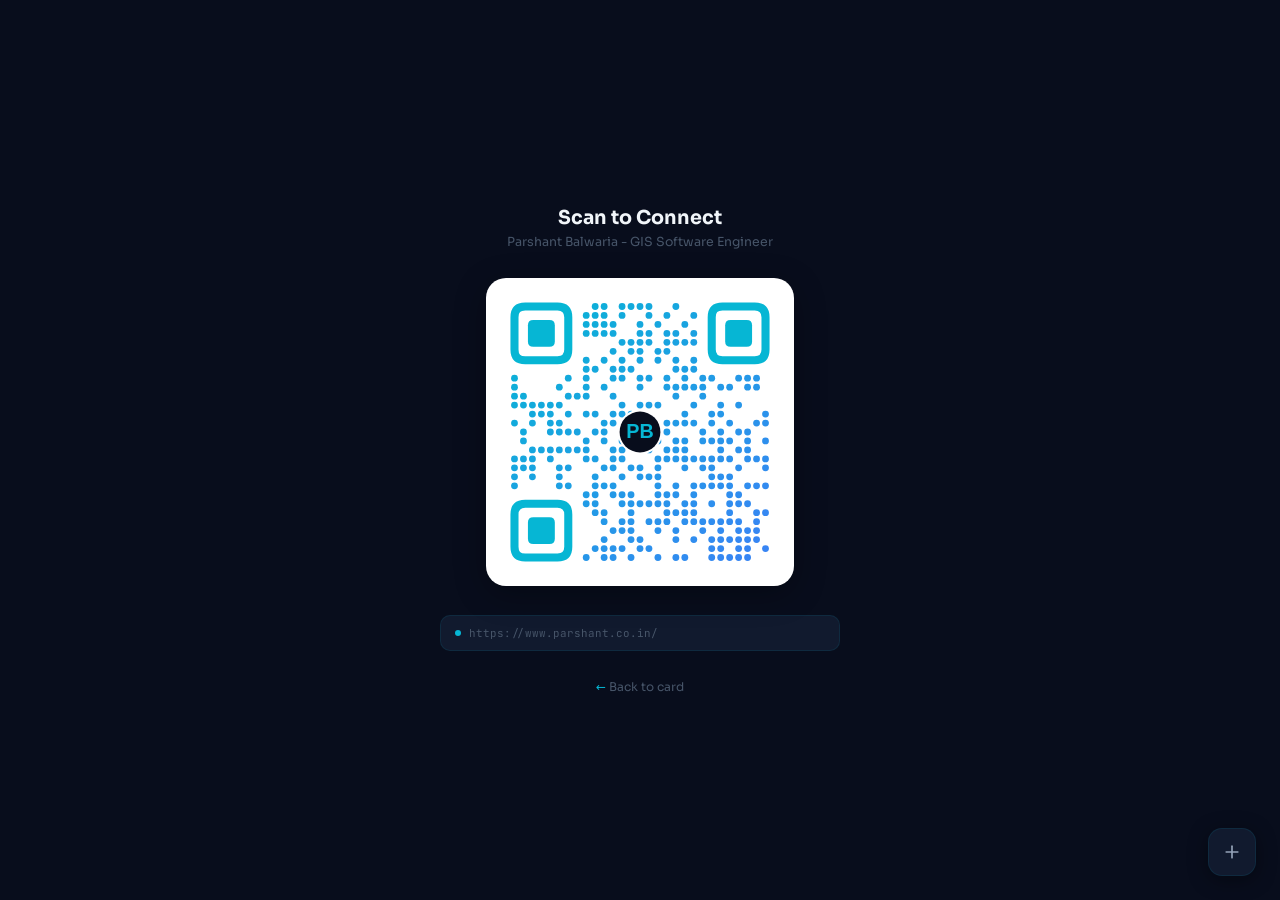
<file: qr.html>
<!DOCTYPE html>
<html lang="en">
<head>
    <meta charset="UTF-8">
    <meta name="viewport" content="width=device-width, initial-scale=1.0, viewport-fit=cover">
    <title>QR Code - Parshant Balwaria</title>
    <meta name="theme-color" content="#080d1c">
    <link rel="icon" href="data:image/svg+xml,<svg xmlns='http://www.w3.org/2000/svg' viewBox='0 0 32 32'><circle cx='16' cy='16' r='14' fill='%2306b6d4' opacity='.85'/><circle cx='16' cy='16' r='4' fill='white'/></svg>">
    <link rel="preconnect" href="https://fonts.googleapis.com">
    <link rel="preconnect" href="https://fonts.gstatic.com" crossorigin>
    <link href="https://fonts.googleapis.com/css2?family=Sora:wght@500;600;700&family=JetBrains+Mono:wght@400&display=swap" rel="stylesheet">
    <style>
        *{margin:0;padding:0;box-sizing:border-box}
        :root{--bg:#080d1c;--s:#111a2e;--b:rgba(6,182,212,0.1);--a:#06b6d4;--a2:#3b82f6;--t1:#f1f5f9;--t2:#94a3b8;--t3:#475569}
        body{font-family:'Sora',system-ui,sans-serif;background:var(--bg);color:var(--t2);min-height:100vh;display:flex;align-items:center;justify-content:center;padding:20px;-webkit-font-smoothing:antialiased}
        a{color:inherit;text-decoration:none}

        .wrap{width:100%;max-width:400px;text-align:center}
        h1{font-size:1.2rem;font-weight:700;color:var(--t1);margin-bottom:4px}
        .sub{font-size:0.78rem;color:var(--t3);margin-bottom:28px}

        /* QR Display */
        .qr-frame{display:inline-block;padding:24px;background:#fff;border-radius:20px;margin-bottom:24px;box-shadow:0 8px 32px rgba(0,0,0,0.3)}
        .qr-frame canvas{display:block}
        .qr-frame svg{display:block}

        /* URL display */
        .url-bar{display:flex;align-items:center;gap:8px;padding:10px 14px;background:var(--s);border:1px solid var(--b);border-radius:10px;margin-bottom:24px;font-family:'JetBrains Mono',monospace;font-size:0.68rem;color:var(--t3);word-break:break-all;text-align:left}
        .url-bar .dot{width:6px;height:6px;border-radius:50%;background:var(--a);flex-shrink:0}

        .back{font-size:0.75rem;color:var(--t3);transition:color 0.2s}
        .back:hover{color:var(--a)}
        .back span{color:var(--a)}

        /* FAB menu - bottom right */
        .fab-wrap{position:fixed;bottom:24px;right:24px;z-index:50}
        .fab{width:48px;height:48px;border-radius:14px;border:1px solid var(--b);background:var(--s);color:var(--t2);display:flex;align-items:center;justify-content:center;cursor:pointer;transition:all 0.25s;box-shadow:0 4px 20px rgba(0,0,0,0.4)}
        .fab:hover{border-color:var(--a);color:var(--a);background:rgba(6,182,212,0.06)}
        .fab.open{border-color:var(--a);color:var(--a);transform:rotate(45deg)}
        .fab-menu{position:absolute;bottom:58px;right:0;display:flex;flex-direction:column;gap:8px;opacity:0;pointer-events:none;transform:translateY(8px);transition:all 0.25s cubic-bezier(0.16,1,0.3,1)}
        .fab-menu.show{opacity:1;pointer-events:auto;transform:translateY(0)}
        .fab-item{display:flex;align-items:center;gap:8px;padding:10px 16px;border-radius:10px;border:1px solid var(--b);background:var(--s);color:var(--t2);font-size:0.75rem;font-weight:500;cursor:pointer;white-space:nowrap;transition:all 0.2s;box-shadow:0 4px 16px rgba(0,0,0,0.3)}
        .fab-item:hover{border-color:var(--a);color:var(--a);background:rgba(6,182,212,0.06)}
        .fab-item:active{transform:scale(0.97)}
        .fab-item svg{flex-shrink:0}

        @media print{
            body{background:#fff;padding:0}
            .wrap{max-width:100%}
            h1,.sub,.url-bar,.dl-row,.print-btn,.back{display:none}
            .qr-frame{box-shadow:none;padding:0;border-radius:0}
        }
    </style>
</head>
<body>
    <div class="wrap">
        <h1>Scan to Connect</h1>
        <p class="sub">Parshant Balwaria - GIS Software Engineer</p>

        <div class="qr-frame" id="qrFrame">
            <canvas id="qrCanvas" width="260" height="260"></canvas>
        </div>

        <div class="url-bar">
            <span class="dot"></span>
            <span id="urlText"></span>
        </div>

        <a href="card.html" class="back"><span>&larr;</span> Back to card</a>

        <!-- FAB menu -->
        <div class="fab-wrap">
            <div class="fab-menu" id="fabMenu">
                <button class="fab-item" id="dlSvg">
                    <svg width="14" height="14" viewBox="0 0 24 24" fill="none" stroke="currentColor" stroke-width="2"><path d="M21 15v4a2 2 0 0 1-2 2H5a2 2 0 0 1-2-2v-4"/><polyline points="7 10 12 15 17 10"/><line x1="12" y1="15" x2="12" y2="3"/></svg>
                    Download SVG
                </button>
                <button class="fab-item" id="dlPng">
                    <svg width="14" height="14" viewBox="0 0 24 24" fill="none" stroke="currentColor" stroke-width="2"><path d="M21 15v4a2 2 0 0 1-2 2H5a2 2 0 0 1-2-2v-4"/><polyline points="7 10 12 15 17 10"/><line x1="12" y1="15" x2="12" y2="3"/></svg>
                    Download PNG
                </button>
                <button class="fab-item" onclick="window.print()">
                    <svg width="14" height="14" viewBox="0 0 24 24" fill="none" stroke="currentColor" stroke-width="1.5"><polyline points="6 9 6 2 18 2 18 9"/><path d="M6 18H4a2 2 0 0 1-2-2v-5a2 2 0 0 1 2-2h16a2 2 0 0 1 2 2v5a2 2 0 0 1-2 2h-2"/><rect x="6" y="14" width="12" height="8"/></svg>
                    Print
                </button>
            </div>
            <button class="fab" id="fabBtn" aria-label="Options">
                <svg width="20" height="20" viewBox="0 0 24 24" fill="none" stroke="currentColor" stroke-width="2" stroke-linecap="round"><line x1="12" y1="5" x2="12" y2="19"/><line x1="5" y1="12" x2="19" y2="12"/></svg>
            </button>
        </div>
    </div>

    <script>
    (function(){
        var CARD_URL = 'https://www.parshant.co.in/';
        document.getElementById('urlText').textContent = CARD_URL;

        // ==========================================
        // QR Code Generator (compact, spec-correct)
        // Supports byte mode, EC level M, versions 1-10
        // ==========================================
        var GF = (function(){
            var exp = new Uint8Array(256), log = new Uint8Array(256);
            var v = 1;
            for(var i=0;i<256;i++){ exp[i]=v; log[v]=i; v<<=1; if(v>=256) v^=0x11d; }
            return {
                mul: function(a,b){ return a===0||b===0?0:exp[(log[a]+log[b])%255]; },
                exp: exp, log: log
            };
        })();

        function rsEncode(data, ecLen){
            var gen = [1];
            for(var i=0;i<ecLen;i++){
                var ng = new Array(gen.length+1).fill(0);
                for(var j=0;j<gen.length;j++){
                    ng[j] ^= gen[j];
                    ng[j+1] ^= GF.mul(gen[j], GF.exp[i]);
                }
                gen = ng;
            }
            var msg = new Uint8Array(data.length + ecLen);
            msg.set(data);
            for(var i=0;i<data.length;i++){
                var coef = msg[i];
                if(coef !== 0) for(var j=0;j<gen.length;j++) msg[i+j] ^= GF.mul(gen[j], coef);
            }
            return msg.slice(data.length);
        }

        var QR_EC_M = [
            null,
            {total:26,data:16,ec:10,blocks:1},
            {total:44,data:28,ec:16,blocks:1},
            {total:70,data:44,ec:26,blocks:1},
            {total:100,data:64,ec:36,blocks:2},
            {total:134,data:86,ec:48,blocks:2},
            {total:172,data:108,ec:64,blocks:2},
            {total:196,data:124,ec:72,blocks:4},
            {total:242,data:154,ec:88,blocks:4},
            {total:292,data:182,ec:110,blocks:4},
            {total:346,data:216,ec:130,blocks:4}
        ];

        function makeQR(text){
            var bytes = [];
            for(var i=0;i<text.length;i++){
                var c = text.charCodeAt(i);
                if(c<128) bytes.push(c);
                else if(c<2048){ bytes.push(192|(c>>6)); bytes.push(128|(c&63)); }
                else { bytes.push(224|(c>>12)); bytes.push(128|((c>>6)&63)); bytes.push(128|(c&63)); }
            }

            var ver = 1;
            for(ver=1;ver<=10;ver++) if(QR_EC_M[ver].data >= bytes.length + 3) break;
            if(ver>10) ver=10;
            var info = QR_EC_M[ver];
            var sz = 17 + ver*4;

            var dataBits = [];
            function pushBits(val,len){ for(var i=len-1;i>=0;i--) dataBits.push((val>>i)&1); }
            pushBits(4, 4);
            pushBits(bytes.length, ver<=9?8:16);
            for(var i=0;i<bytes.length;i++) pushBits(bytes[i],8);
            pushBits(0, Math.min(4, info.data*8 - dataBits.length));
            while(dataBits.length%8!==0) dataBits.push(0);
            var pad = [0xEC, 0x11], pi=0;
            while(dataBits.length < info.data*8){ pushBits(pad[pi],8); pi^=1; }

            var dataBytes = new Uint8Array(info.data);
            for(var i=0;i<info.data;i++){
                var b=0;
                for(var j=0;j<8;j++) b = (b<<1)|dataBits[i*8+j];
                dataBytes[i]=b;
            }

            var ecPerBlock = info.ec / info.blocks;
            var dataPerBlock = Math.floor(info.data / info.blocks);
            var remainder = info.data % info.blocks;
            var allData=[], allEc=[];
            var offset=0;
            for(var b=0;b<info.blocks;b++){
                var bLen = dataPerBlock + (b >= info.blocks-remainder ? 1 : 0);
                var block = dataBytes.slice(offset, offset+bLen);
                offset += bLen;
                allData.push(block);
                allEc.push(rsEncode(block, ecPerBlock));
            }

            var interleaved=[];
            var maxData = dataPerBlock + (remainder>0?1:0);
            for(var i=0;i<maxData;i++) for(var b=0;b<info.blocks;b++) if(i<allData[b].length) interleaved.push(allData[b][i]);
            for(var i=0;i<ecPerBlock;i++) for(var b=0;b<info.blocks;b++) interleaved.push(allEc[b][i]);

            var bits=[];
            for(var i=0;i<interleaved.length;i++) for(var j=7;j>=0;j--) bits.push((interleaved[i]>>j)&1);

            var grid = [];
            for(var r=0;r<sz;r++){ grid[r]=[]; for(var c=0;c<sz;c++) grid[r][c]=-1; }
            var reserved = [];
            for(var r=0;r<sz;r++){ reserved[r]=[]; for(var c=0;c<sz;c++) reserved[r][c]=false; }

            function setFinder(row,col){
                for(var r=-1;r<=7;r++) for(var c=-1;c<=7;c++){
                    var rr=row+r, cc=col+c;
                    if(rr<0||rr>=sz||cc<0||cc>=sz) continue;
                    var on = (r>=0&&r<=6&&(c===0||c===6))||(c>=0&&c<=6&&(r===0||r===6))||(r>=2&&r<=4&&c>=2&&c<=4);
                    grid[rr][cc] = on?1:0;
                    reserved[rr][cc] = true;
                }
            }
            setFinder(0,0); setFinder(0,sz-7); setFinder(sz-7,0);

            for(var i=0;i<sz;i++){
                if(!reserved[6][i]){ grid[6][i]=i%2===0?1:0; reserved[6][i]=true; }
                if(!reserved[i][6]){ grid[i][6]=i%2===0?1:0; reserved[i][6]=true; }
            }

            for(var i=0;i<8;i++){
                reserved[8][i]=true; reserved[i][8]=true;
                reserved[8][sz-1-i]=true; reserved[sz-1-i][8]=true;
            }
            reserved[8][8]=true;
            grid[sz-8][8]=1; reserved[sz-8][8]=true;

            if(ver>=2){
                var ap = [6, 6+ver*4+2 < sz-7 ? Math.round((sz-13)/1)*1+6 : sz-7];
                if(ver>=7) ap = [6, Math.round((6+sz-7)/2), sz-7];
                else ap = [6, sz-7];
                for(var ai=0;ai<ap.length;ai++) for(var aj=0;aj<ap.length;aj++){
                    var ar=ap[ai], ac=ap[aj];
                    if(reserved[ar][ac]) continue;
                    for(var r=-2;r<=2;r++) for(var c=-2;c<=2;c++){
                        var on = Math.abs(r)===2||Math.abs(c)===2||(r===0&&c===0);
                        grid[ar+r][ac+c]=on?1:0;
                        reserved[ar+r][ac+c]=true;
                    }
                }
            }

            var bi=0;
            for(var col=sz-1;col>=1;col-=2){
                if(col===6) col=5;
                for(var cnt=0;cnt<sz;cnt++){
                    var row = ((Math.floor((sz-1-col)/2))%2===0) ? sz-1-cnt : cnt;
                    for(var dc=0;dc<2;dc++){
                        var c=col-dc;
                        if(c<0||c>=sz) continue;
                        if(reserved[row][c]) continue;
                        grid[row][c] = bi<bits.length ? bits[bi] : 0;
                        bi++;
                    }
                }
            }

            var bestMask=0, bestPen=Infinity;
            for(var mask=0;mask<8;mask++){
                var test=[];
                for(var r=0;r<sz;r++){
                    test[r]=[];
                    for(var c=0;c<sz;c++){
                        if(reserved[r][c]) test[r][c]=grid[r][c];
                        else{
                            var m=false;
                            switch(mask){
                                case 0: m=(r+c)%2===0; break;
                                case 1: m=r%2===0; break;
                                case 2: m=c%3===0; break;
                                case 3: m=(r+c)%3===0; break;
                                case 4: m=(Math.floor(r/2)+Math.floor(c/3))%2===0; break;
                                case 5: m=(r*c)%2+(r*c)%3===0; break;
                                case 6: m=((r*c)%2+(r*c)%3)%2===0; break;
                                case 7: m=((r+c)%2+(r*c)%3)%2===0; break;
                            }
                            test[r][c] = grid[r][c] ^ (m?1:0);
                        }
                    }
                }
                var pen=0;
                for(var r=0;r<sz;r++){var cnt=1;for(var c=1;c<sz;c++){if(test[r][c]===test[r][c-1])cnt++;else{if(cnt>=5)pen+=cnt-2;cnt=1;}}if(cnt>=5)pen+=cnt-2;}
                for(var c=0;c<sz;c++){var cnt=1;for(var r=1;r<sz;r++){if(test[r][c]===test[r-1][c])cnt++;else{if(cnt>=5)pen+=cnt-2;cnt=1;}}if(cnt>=5)pen+=cnt-2;}
                if(pen<bestPen){bestPen=pen;bestMask=mask;}
            }

            for(var r=0;r<sz;r++) for(var c=0;c<sz;c++){
                if(!reserved[r][c]){
                    var m=false;
                    switch(bestMask){
                        case 0: m=(r+c)%2===0; break;
                        case 1: m=r%2===0; break;
                        case 2: m=c%3===0; break;
                        case 3: m=(r+c)%3===0; break;
                        case 4: m=(Math.floor(r/2)+Math.floor(c/3))%2===0; break;
                        case 5: m=(r*c)%2+(r*c)%3===0; break;
                        case 6: m=((r*c)%2+(r*c)%3)%2===0; break;
                        case 7: m=((r+c)%2+(r*c)%3)%2===0; break;
                    }
                    grid[r][c] ^= m?1:0;
                }
            }

            var fmtBits = [1,0,0]; // EC level M
            fmtBits.push((bestMask>>2)&1,(bestMask>>1)&1,bestMask&1);
            // Simplified format info - apply to reserved positions
            var fmt = 0;
            for(var i=0;i<6;i++) fmt = (fmt<<1)|fmtBits[i];
            // BCH encode (simplified)
            var fmtVal = fmt << 10;
            var gen = 0x537;
            for(var i=14;i>=10;i--) if((fmtVal>>(i))&1) fmtVal ^= gen<<(i-10);
            fmtVal = (fmt<<10)|fmtVal;
            fmtVal ^= 0x5412;
            for(var i=0;i<15;i++){
                var bit = (fmtVal>>(14-i))&1;
                // Horizontal
                if(i<6) grid[8][i]=bit;
                else if(i===6) grid[8][7]=bit;
                else if(i===7) grid[8][8]=bit;
                else grid[8][sz-15+i]=bit;
                // Vertical
                if(i<6) grid[sz-1-i][8]=bit;
                else if(i===6) grid[8-i+6][8]=bit;
                else if(i===7) grid[8-i+6][8]=bit;
                else grid[14-i][8]=bit;
            }

            return {grid:grid, size:sz};
        }

        // ==========================================
        // Styled QR Renderer
        // ==========================================
        function isFinderArea(r, c, sz){
            return (r<8&&c<8)||(r<8&&c>=sz-8)||(r>=sz-8&&c<8);
        }

        function drawStyledQR(ctx, qr, px){
            var sz = qr.size, cs = px/sz, m = qr.grid;
            ctx.clearRect(0,0,px,px);

            // Data dots (rounded)
            for(var r=0;r<sz;r++) for(var c=0;c<sz;c++){
                if(!m[r][c]) continue;
                if(isFinderArea(r,c,sz)) continue;
                var x=c*cs+cs/2, y=r*cs+cs/2;
                var t = (r+c)/(sz*2);
                ctx.fillStyle = lerpColor('#06b6d4','#3b82f6',t);
                ctx.beginPath();
                ctx.arc(x,y,cs*0.38,0,Math.PI*2);
                ctx.fill();
            }

            // Finder patterns (styled)
            drawFinderStyled(ctx,0,0,cs);
            drawFinderStyled(ctx,0,(sz-7)*cs,cs);
            drawFinderStyled(ctx,(sz-7)*cs,0,cs);

            // Center logo
            var cx=px/2, cy=px/2, lr=cs*2.5;
            ctx.fillStyle='#fff';
            ctx.beginPath(); ctx.arc(cx,cy,lr,0,Math.PI*2); ctx.fill();
            ctx.fillStyle='#080d1c';
            ctx.beginPath(); ctx.arc(cx,cy,lr-2,0,Math.PI*2); ctx.fill();
            ctx.fillStyle='#06b6d4';
            ctx.font = 'bold '+(cs*2.2)+'px Sora,sans-serif';
            ctx.textAlign='center'; ctx.textBaseline='middle';
            ctx.fillText('PB',cx,cy+1);
        }

        function drawFinderStyled(ctx, y, x, cs){
            var r=3.5*cs;
            // Outer
            ctx.strokeStyle='#06b6d4'; ctx.lineWidth=cs*0.9;
            roundRect(ctx, x+cs*0.5, y+cs*0.5, cs*6, cs*6, cs*1.2);
            ctx.stroke();
            // Inner
            ctx.fillStyle='#06b6d4';
            roundRect(ctx, x+cs*2, y+cs*2, cs*3, cs*3, cs*0.6);
            ctx.fill();
        }

        function roundRect(ctx,x,y,w,h,r){
            ctx.beginPath();
            ctx.moveTo(x+r,y); ctx.lineTo(x+w-r,y); ctx.quadraticCurveTo(x+w,y,x+w,y+r);
            ctx.lineTo(x+w,y+h-r); ctx.quadraticCurveTo(x+w,y+h,x+w-r,y+h);
            ctx.lineTo(x+r,y+h); ctx.quadraticCurveTo(x,y+h,x,y+h-r);
            ctx.lineTo(x,y+r); ctx.quadraticCurveTo(x,y,x+r,y);
            ctx.closePath();
        }

        function lerpColor(a,b,t){
            var ar=parseInt(a.slice(1,3),16),ag=parseInt(a.slice(3,5),16),ab=parseInt(a.slice(5,7),16);
            var br=parseInt(b.slice(1,3),16),bg=parseInt(b.slice(3,5),16),bb=parseInt(b.slice(5,7),16);
            var rr=Math.round(ar+(br-ar)*t),rg=Math.round(ag+(bg-ag)*t),rb=Math.round(ab+(bb-ab)*t);
            return 'rgb('+rr+','+rg+','+rb+')';
        }

        // ==========================================
        // Generate
        // ==========================================
        var qr = makeQR(CARD_URL);
        var canvas = document.getElementById('qrCanvas');
        var ctx = canvas.getContext('2d');
        drawStyledQR(ctx, qr, 260);

        // ==========================================
        // SVG Export
        // ==========================================
        function generateSVG(){
            var sz=qr.size, cs=10, px=sz*cs;
            var parts = ['<svg xmlns="http://www.w3.org/2000/svg" viewBox="0 0 '+px+' '+px+'" width="'+px+'" height="'+px+'">'];
            parts.push('<rect width="'+px+'" height="'+px+'" fill="white" rx="8"/>');

            // Data dots
            for(var r=0;r<sz;r++) for(var c=0;c<sz;c++){
                if(!qr.grid[r][c]) continue;
                if(isFinderArea(r,c,sz)) continue;
                var x=c*cs+cs/2, y=r*cs+cs/2;
                var t=(r+c)/(sz*2);
                parts.push('<circle cx="'+x+'" cy="'+y+'" r="'+(cs*0.38)+'" fill="'+lerpColor('#06b6d4','#3b82f6',t)+'"/>');
            }

            // Finders
            function svgFinder(fy,fx){
                parts.push('<rect x="'+(fx+cs*0.5)+'" y="'+(fy+cs*0.5)+'" width="'+(cs*6)+'" height="'+(cs*6)+'" rx="'+(cs*1.2)+'" fill="none" stroke="#06b6d4" stroke-width="'+(cs*0.9)+'"/>');
                parts.push('<rect x="'+(fx+cs*2)+'" y="'+(fy+cs*2)+'" width="'+(cs*3)+'" height="'+(cs*3)+'" rx="'+(cs*0.6)+'" fill="#06b6d4"/>');
            }
            svgFinder(0,0); svgFinder(0,(sz-7)*cs); svgFinder((sz-7)*cs,0);

            // Center logo
            var cx=px/2,cy=px/2,lr=cs*2.5;
            parts.push('<circle cx="'+cx+'" cy="'+cy+'" r="'+lr+'" fill="white"/>');
            parts.push('<circle cx="'+cx+'" cy="'+cy+'" r="'+(lr-2)+'" fill="#080d1c"/>');
            parts.push('<text x="'+cx+'" y="'+(cy+1)+'" text-anchor="middle" dominant-baseline="central" font-family="Sora,sans-serif" font-weight="bold" font-size="'+(cs*2.2)+'" fill="#06b6d4">PB</text>');

            parts.push('</svg>');
            return parts.join('\n');
        }

        // ==========================================
        // Downloads
        // ==========================================
        document.getElementById('dlSvg').addEventListener('click', function(){
            var svg = generateSVG();
            var b = new Blob([svg], {type:'image/svg+xml'});
            dl(b, 'Parshant_Balwaria_QR.svg');
        });

        document.getElementById('dlPng').addEventListener('click', function(){
            var hi = document.createElement('canvas');
            hi.width=520; hi.height=520;
            var hctx=hi.getContext('2d');
            hctx.fillStyle='#fff';
            hctx.fillRect(0,0,520,520);
            drawStyledQR(hctx, qr, 520);
            hi.toBlob(function(b){ dl(b, 'Parshant_Balwaria_QR.png'); }, 'image/png');
        });

        // FAB toggle
        var fabBtn = document.getElementById('fabBtn');
        var fabMenu = document.getElementById('fabMenu');
        fabBtn.addEventListener('click', function(){
            fabBtn.classList.toggle('open');
            fabMenu.classList.toggle('show');
        });

        function dl(blob, name){
            var u=URL.createObjectURL(blob);
            var a=document.createElement('a');
            a.href=u; a.download=name;
            document.body.appendChild(a); a.click();
            document.body.removeChild(a);
            URL.revokeObjectURL(u);
        }
    })();
    </script>
</body>
</html>
</file>
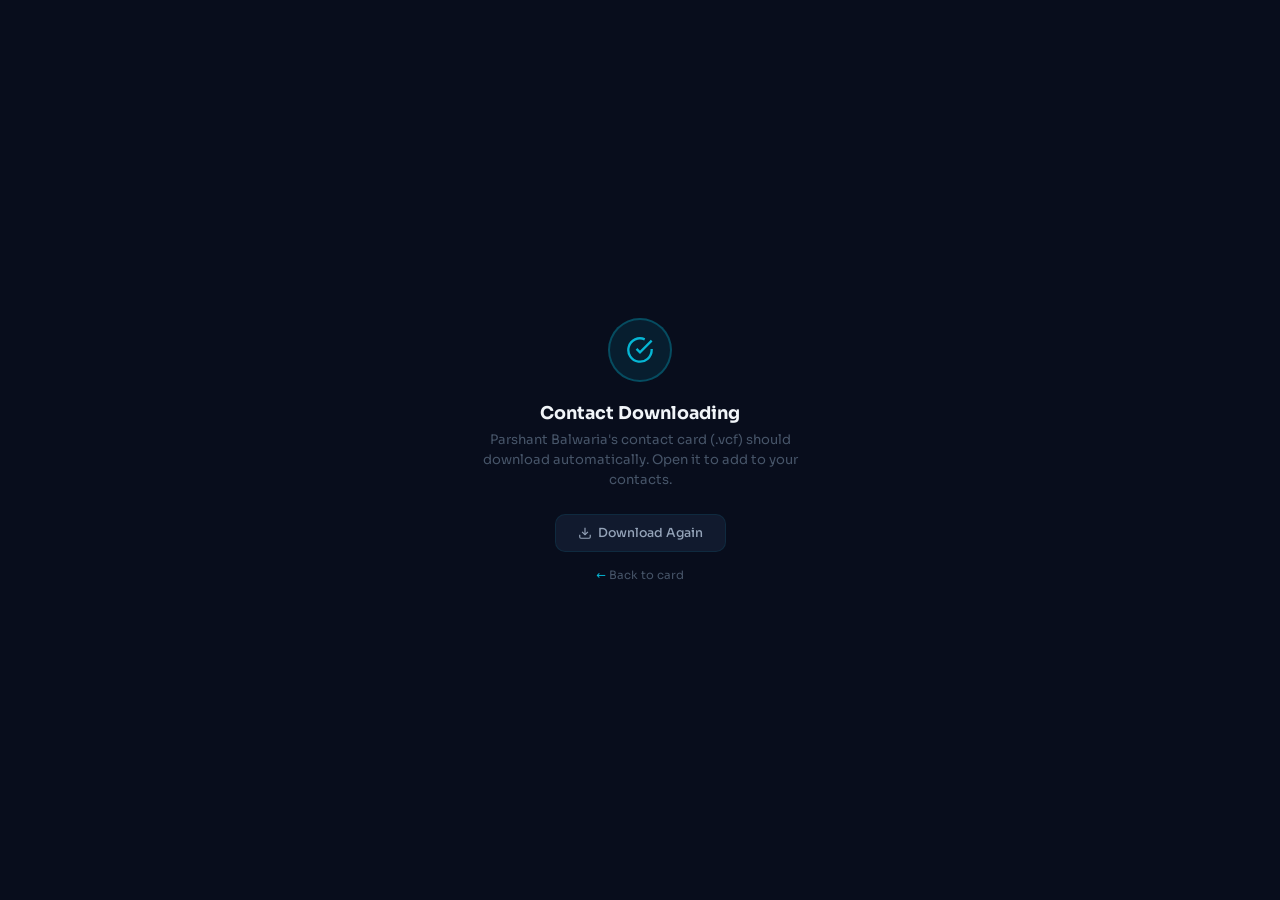
<file: save.html>
<!DOCTYPE html>
<html lang="en">
<head>
    <meta charset="UTF-8">
    <meta name="viewport" content="width=device-width, initial-scale=1.0">
    <title>Save Contact - Parshant Balwaria</title>
    <meta name="theme-color" content="#080d1c">
    <link rel="icon" href="data:image/svg+xml,<svg xmlns='http://www.w3.org/2000/svg' viewBox='0 0 32 32'><circle cx='16' cy='16' r='14' fill='%2306b6d4' opacity='.85'/><circle cx='16' cy='16' r='4' fill='white'/></svg>">
    <link rel="preconnect" href="https://fonts.googleapis.com">
    <link rel="preconnect" href="https://fonts.gstatic.com" crossorigin>
    <link href="https://fonts.googleapis.com/css2?family=Sora:wght@500;600;700&display=swap" rel="stylesheet">
    <style>
        *{margin:0;padding:0;box-sizing:border-box}
        body{font-family:'Sora',system-ui,sans-serif;background:#080d1c;color:#94a3b8;min-height:100vh;display:flex;align-items:center;justify-content:center;padding:20px;-webkit-font-smoothing:antialiased}
        .wrap{text-align:center;max-width:320px}
        .check{width:64px;height:64px;border-radius:50%;background:rgba(6,182,212,0.1);border:2px solid rgba(6,182,212,0.3);display:flex;align-items:center;justify-content:center;margin:0 auto 20px;color:#06b6d4}
        h1{font-size:1.1rem;font-weight:700;color:#f1f5f9;margin-bottom:6px}
        p{font-size:0.82rem;color:#475569;margin-bottom:24px;line-height:1.5}
        .retry{display:inline-flex;align-items:center;gap:6px;padding:10px 22px;border-radius:10px;border:1px solid rgba(6,182,212,0.1);background:#111a2e;color:#94a3b8;font-family:'Sora',sans-serif;font-size:0.78rem;font-weight:500;cursor:pointer;transition:all 0.2s;margin-bottom:16px}
        .retry:hover{border-color:#06b6d4;color:#06b6d4}
        .back{display:block;font-size:0.72rem;color:#475569;text-decoration:none;transition:color 0.2s}
        .back:hover{color:#06b6d4}
        .back span{color:#06b6d4}
    </style>
</head>
<body>
    <div class="wrap">
        <div class="check">
            <svg width="28" height="28" viewBox="0 0 24 24" fill="none" stroke="currentColor" stroke-width="2"><path d="M22 11.08V12a10 10 0 1 1-5.93-9.14"/><polyline points="22 4 12 14.01 9 11.01"/></svg>
        </div>
        <h1>Contact Downloading</h1>
        <p>Parshant Balwaria's contact card (.vcf) should download automatically. Open it to add to your contacts.</p>
        <button class="retry" id="retryBtn">
            <svg width="14" height="14" viewBox="0 0 24 24" fill="none" stroke="currentColor" stroke-width="2"><path d="M21 15v4a2 2 0 0 1-2 2H5a2 2 0 0 1-2-2v-4"/><polyline points="7 10 12 15 17 10"/><line x1="12" y1="15" x2="12" y2="3"/></svg>
            Download Again
        </button>
        <a href="card.html" class="back"><span>&larr;</span> Back to card</a>
    </div>
    <script>
    function downloadVCF(){
        var vc = 'BEGIN:VCARD\r\nVERSION:3.0\r\n' +
            'N:Balwaria;Parshant;;;\r\n' +
            'FN:Parshant Balwaria\r\n' +
            'TITLE:GIS Software Engineer\r\n' +
            'ORG:Ramboll\r\n' +
            'EMAIL;TYPE=WORK:parshantbalwaria@gmail.com\r\n' +
            'URL:https://github.com/parshant-balwaria\r\n' +
            'URL:https://www.linkedin.com/in/parshant-balwaria-b930a21b9/\r\n' +
            'X-SOCIALPROFILE;TYPE=twitter:https://x.com/Parshant20000\r\n' +
            'X-SOCIALPROFILE;TYPE=threads:https://www.threads.com/@parshantbalwaria\r\n' +
            'NOTE:GIS Software Engineer - Python\\, PostGIS\\, React\\, FastAPI\\, QGIS\\, Docker\\, Azure. Building enterprise spatial platforms at Ramboll.\r\n' +
            'END:VCARD';
        var b = new Blob([vc], {type:'text/vcard;charset=utf-8'});
        var u = URL.createObjectURL(b);
        var a = document.createElement('a');
        a.href = u; a.download = 'Parshant_Balwaria.vcf';
        document.body.appendChild(a); a.click();
        document.body.removeChild(a); URL.revokeObjectURL(u);
    }
    downloadVCF();
    document.getElementById('retryBtn').addEventListener('click', downloadVCF);
    </script>
</body>
</html>
</file>
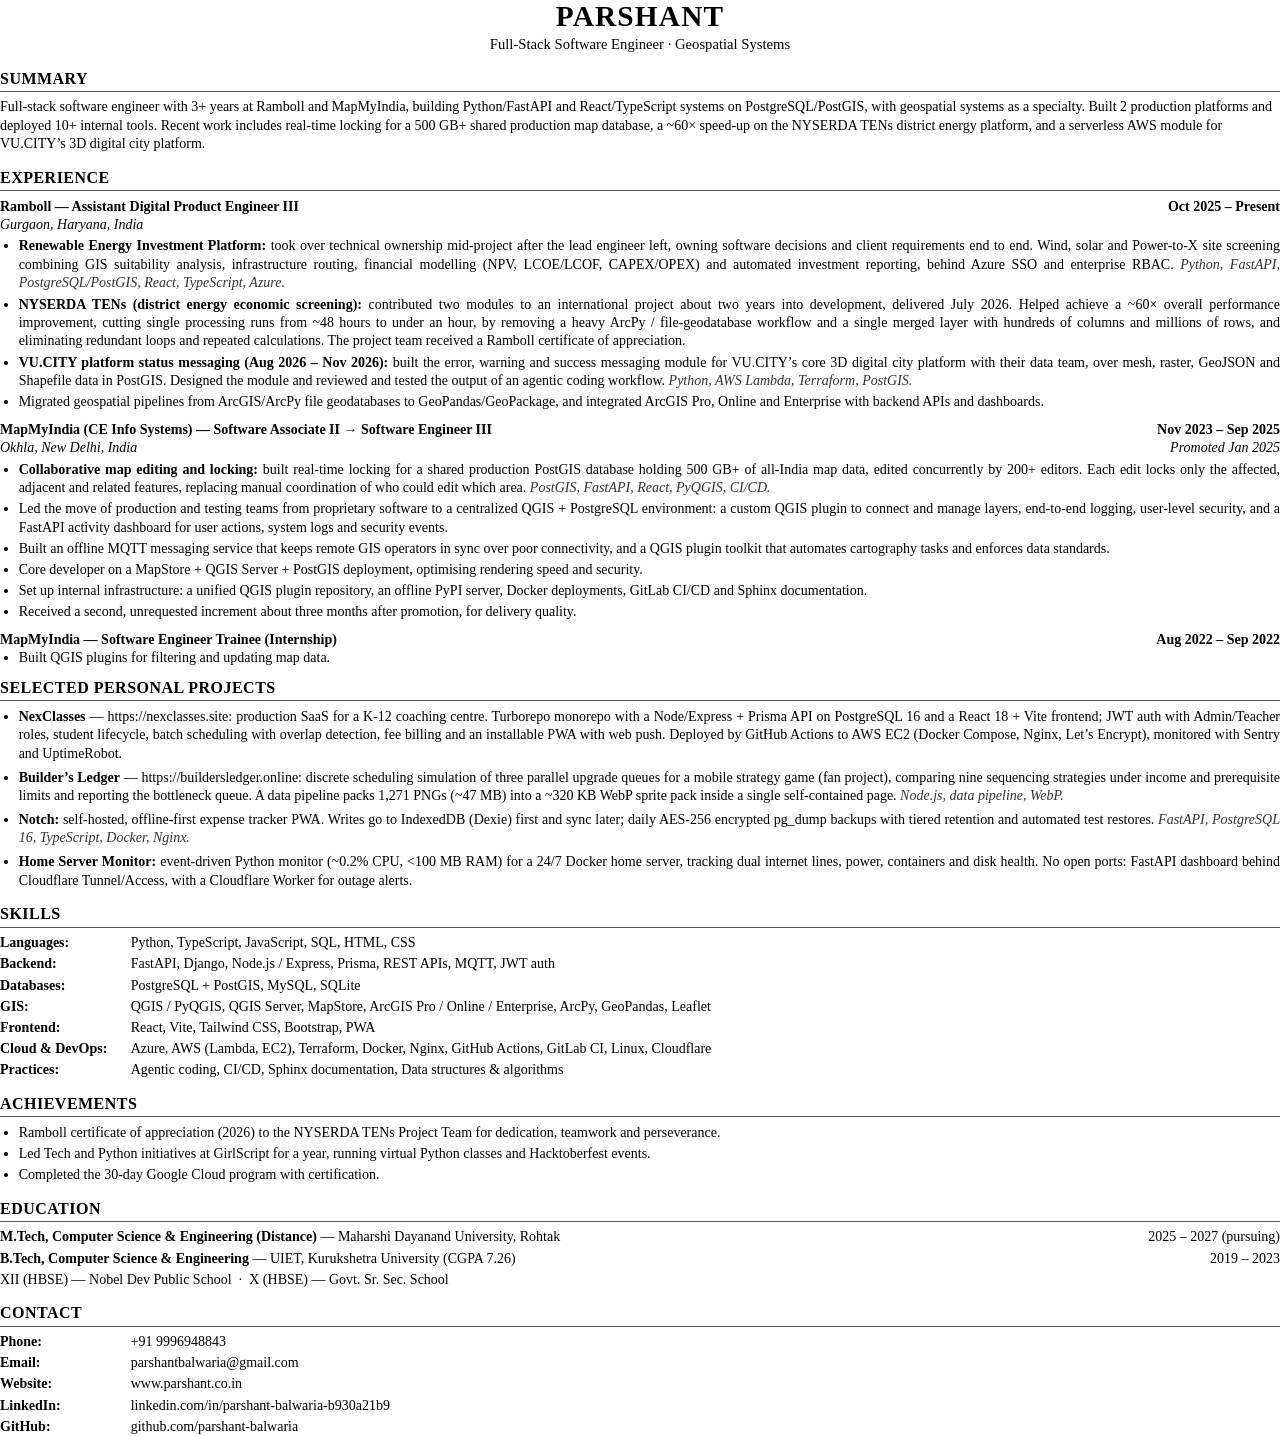
<file: resume/resume.html>
<!doctype html>
<html lang="en">
<head>
<meta charset="utf-8">
<title>Parshant Resume</title>
<!-- Source for Parshant_Resume.pdf. Rebuild with: node resume/build.js -->
<style>
    @page { size: A4; margin: 15mm 16mm 14mm; }
    * { box-sizing: border-box; margin: 0; padding: 0; }
    body {
        font-family: "Times New Roman", "Liberation Serif", Tinos, serif;
        font-size: 10.5pt; line-height: 1.32; color: #000; background: #fff;
    }
    a { color: inherit; text-decoration: none; }
    header { text-align: center; margin-bottom: 8pt; }
    h1 { font-size: 22pt; letter-spacing: 0.04em; line-height: 1.1; }
    .tagline { font-size: 11pt; margin-top: 2pt; }
    .contact { display: grid; grid-template-columns: 92pt 1fr; column-gap: 6pt; row-gap: 2pt; }
    h2 {
        font-size: 12pt; text-transform: uppercase; letter-spacing: 0.03em;
        border-bottom: 0.8pt solid #555; padding-bottom: 1.5pt; margin: 10pt 0 5pt;
        break-after: avoid;
    }
    .role { margin-bottom: 7pt; break-inside: avoid-page; }
    .role-head { display: flex; justify-content: space-between; gap: 12pt; font-weight: bold; }
    .role-sub { display: flex; justify-content: space-between; gap: 12pt; font-style: italic; margin-bottom: 2pt; }
    ul { padding-left: 14pt; }
    li { margin-bottom: 2pt; text-align: justify; }
    li b { font-weight: bold; }
    .new-page { break-before: page; margin-top: 0; }
    .projects li { break-inside: avoid; margin-bottom: 4pt; }
    .stack { font-style: italic; color: #333; }
    .skills { display: grid; grid-template-columns: 92pt 1fr; column-gap: 6pt; row-gap: 2pt; }
    .edu div { display: flex; justify-content: space-between; gap: 12pt; margin-bottom: 2pt; }
    .edu div > span:last-child:not(:first-child), .role-head span:last-child { white-space: nowrap; }
</style>
</head>
<body>

<header>
    <h1>PARSHANT</h1>
    <div class="tagline">Full-Stack Software Engineer &middot; Geospatial Systems</div>
</header>

<h2>Summary</h2>
<p>Full-stack software engineer with 3+ years at Ramboll and MapMyIndia, building Python/FastAPI and React/TypeScript systems on PostgreSQL/PostGIS, with geospatial systems as a specialty. Built 2 production platforms and deployed 10+ internal tools. Recent work includes real-time locking for a 500&nbsp;GB+ shared production map database, a ~60&times; speed-up on the NYSERDA TENs district energy platform, and a serverless AWS module for VU.CITY&rsquo;s 3D digital city platform.</p>

<h2>Experience</h2>

<div class="role">
    <div class="role-head"><span>Ramboll &mdash; Assistant Digital Product Engineer III</span><span>Oct 2025 &ndash; Present</span></div>
    <div class="role-sub"><span>Gurgaon, Haryana, India</span></div>
    <ul>
        <li><b>Renewable Energy Investment Platform:</b> took over technical ownership mid-project after the lead engineer left, owning software decisions and client requirements end to end. Wind, solar and Power-to-X site screening combining GIS suitability analysis, infrastructure routing, financial modelling (NPV, LCOE/LCOF, CAPEX/OPEX) and automated investment reporting, behind Azure SSO and enterprise RBAC. <span class="stack">Python, FastAPI, PostgreSQL/PostGIS, React, TypeScript, Azure.</span></li>
        <li><b>NYSERDA TENs (district energy economic screening):</b> contributed two modules to an international project about two years into development, delivered July 2026. Helped achieve a ~60&times; overall performance improvement, cutting single processing runs from ~48 hours to under an hour, by removing a heavy ArcPy / file-geodatabase workflow and a single merged layer with hundreds of columns and millions of rows, and eliminating redundant loops and repeated calculations. The project team received a Ramboll certificate of appreciation.</li>
        <li><b>VU.CITY platform status messaging (Aug 2026 &ndash; Nov 2026):</b> built the error, warning and success messaging module for VU.CITY&rsquo;s core 3D digital city platform with their data team, over mesh, raster, GeoJSON and Shapefile data in PostGIS. Designed the module and reviewed and tested the output of an agentic coding workflow. <span class="stack">Python, AWS Lambda, Terraform, PostGIS.</span></li>
        <li>Migrated geospatial pipelines from ArcGIS/ArcPy file geodatabases to GeoPandas/GeoPackage, and integrated ArcGIS Pro, Online and Enterprise with backend APIs and dashboards.</li>
    </ul>
</div>

<div class="role">
    <div class="role-head"><span>MapMyIndia (CE Info Systems) &mdash; Software Associate II &rarr; Software Engineer III</span><span>Nov 2023 &ndash; Sep 2025</span></div>
    <div class="role-sub"><span>Okhla, New Delhi, India</span><span>Promoted Jan 2025</span></div>
    <ul>
        <li><b>Collaborative map editing and locking:</b> built real-time locking for a shared production PostGIS database holding 500&nbsp;GB+ of all-India map data, edited concurrently by 200+ editors. Each edit locks only the affected, adjacent and related features, replacing manual coordination of who could edit which area. <span class="stack">PostGIS, FastAPI, React, PyQGIS, CI/CD.</span></li>
        <li>Led the move of production and testing teams from proprietary software to a centralized QGIS + PostgreSQL environment: a custom QGIS plugin to connect and manage layers, end-to-end logging, user-level security, and a FastAPI activity dashboard for user actions, system logs and security events.</li>
        <li>Built an offline MQTT messaging service that keeps remote GIS operators in sync over poor connectivity, and a QGIS plugin toolkit that automates cartography tasks and enforces data standards.</li>
        <li>Core developer on a MapStore + QGIS Server + PostGIS deployment, optimising rendering speed and security.</li>
        <li>Set up internal infrastructure: a unified QGIS plugin repository, an offline PyPI server, Docker deployments, GitLab CI/CD and Sphinx documentation.</li>
        <li>Received a second, unrequested increment about three months after promotion, for delivery quality.</li>
    </ul>
</div>

<div class="role">
    <div class="role-head"><span>MapMyIndia &mdash; Software Engineer Trainee (Internship)</span><span>Aug 2022 &ndash; Sep 2022</span></div>
    <ul>
        <li>Built QGIS plugins for filtering and updating map data.</li>
    </ul>
</div>

<h2 class="new-page">Selected Personal Projects</h2>
<ul class="projects">
    <li><b>NexClasses</b> &mdash; <a href="https://nexclasses.site">https://nexclasses.site</a>: production SaaS for a K-12 coaching centre. Turborepo monorepo with a Node/Express + Prisma API on PostgreSQL 16 and a React 18 + Vite frontend; JWT auth with Admin/Teacher roles, student lifecycle, batch scheduling with overlap detection, fee billing and an installable PWA with web push. Deployed by GitHub Actions to AWS EC2 (Docker Compose, Nginx, Let&rsquo;s Encrypt), monitored with Sentry and UptimeRobot.</li>
    <li><b>Builder&rsquo;s Ledger</b> &mdash; <a href="https://buildersledger.online/">https://buildersledger.online</a>: discrete scheduling simulation of three parallel upgrade queues for a mobile strategy game (fan project), comparing nine sequencing strategies under income and prerequisite limits and reporting the bottleneck queue. A data pipeline packs 1,271 PNGs (~47&nbsp;MB) into a ~320&nbsp;KB WebP sprite pack inside a single self-contained page. <span class="stack">Node.js, data pipeline, WebP.</span></li>
    <li><b>Notch:</b> self-hosted, offline-first expense tracker PWA. Writes go to IndexedDB (Dexie) first and sync later; daily AES-256 encrypted pg_dump backups with tiered retention and automated test restores. <span class="stack">FastAPI, PostgreSQL 16, TypeScript, Docker, Nginx.</span></li>
    <li><b>Home Server Monitor:</b> event-driven Python monitor (~0.2% CPU, &lt;100&nbsp;MB RAM) for a 24/7 Docker home server, tracking dual internet lines, power, containers and disk health. No open ports: FastAPI dashboard behind Cloudflare Tunnel/Access, with a Cloudflare Worker for outage alerts.</li>
</ul>

<h2>Skills</h2>
<div class="skills">
    <b>Languages:</b><span>Python, TypeScript, JavaScript, SQL, HTML, CSS</span>
    <b>Backend:</b><span>FastAPI, Django, Node.js / Express, Prisma, REST APIs, MQTT, JWT auth</span>
    <b>Databases:</b><span>PostgreSQL + PostGIS, MySQL, SQLite</span>
    <b>GIS:</b><span>QGIS / PyQGIS, QGIS Server, MapStore, ArcGIS Pro / Online / Enterprise, ArcPy, GeoPandas, Leaflet</span>
    <b>Frontend:</b><span>React, Vite, Tailwind CSS, Bootstrap, PWA</span>
    <b>Cloud &amp; DevOps:</b><span>Azure, AWS (Lambda, EC2), Terraform, Docker, Nginx, GitHub Actions, GitLab CI, Linux, Cloudflare</span>
    <b>Practices:</b><span>Agentic coding, CI/CD, Sphinx documentation, Data structures &amp; algorithms</span>
</div>

<h2>Achievements</h2>
<ul>
    <li>Ramboll certificate of appreciation (2026) to the NYSERDA TENs Project Team for dedication, teamwork and perseverance.</li>
    <li>Led Tech and Python initiatives at GirlScript for a year, running virtual Python classes and Hacktoberfest events.</li>
    <li>Completed the 30-day Google Cloud program with certification.</li>
</ul>

<h2>Education</h2>
<div class="edu">
    <div><span><b>M.Tech, Computer Science &amp; Engineering (Distance)</b> &mdash; Maharshi Dayanand University, Rohtak</span><span>2025 &ndash; 2027 (pursuing)</span></div>
    <div><span><b>B.Tech, Computer Science &amp; Engineering</b> &mdash; UIET, Kurukshetra University (CGPA 7.26)</span><span>2019 &ndash; 2023</span></div>
    <div><span>XII (HBSE) &mdash; Nobel Dev Public School &nbsp;&middot;&nbsp; X (HBSE) &mdash; Govt. Sr. Sec. School</span></div>
</div>

<h2>Contact</h2>
<div class="contact">
    <b>Phone:</b><span>+91 9996948843</span>
    <b>Email:</b><span><a href="mailto:parshantbalwaria@gmail.com">parshantbalwaria@gmail.com</a></span>
    <b>Website:</b><span><a href="https://www.parshant.co.in">www.parshant.co.in</a></span>
    <b>LinkedIn:</b><span><a href="https://www.linkedin.com/in/parshant-balwaria-b930a21b9/">linkedin.com/in/parshant-balwaria-b930a21b9</a></span>
    <b>GitHub:</b><span><a href="https://github.com/parshant-balwaria">github.com/parshant-balwaria</a></span>
</div>

</body>
</html>
</file>
<file: styles.css>
:root {
    --bg: #080d1c;
    --bg-alt: #0c1225;
    --surface: #111a2e;
    --border: rgba(6, 182, 212, 0.1);
    --border-hover: rgba(6, 182, 212, 0.28);
    --accent: #06b6d4;
    --accent-2: #38bdf8;
    --accent-dim: rgba(6, 182, 212, 0.08);
    --accent-glow: rgba(6, 182, 212, 0.18);
    --text-1: #f1f5f9;
    --text-2: #94a3b8;
    --text-3: #7d8ba1; /* >= 5:1 on --bg, --bg-alt and --surface (WCAG AA) */
    --font-display: 'Sora', system-ui, sans-serif;
    --font-body: 'DM Sans', system-ui, sans-serif;
    --font-mono: 'JetBrains Mono', monospace;
    --radius: 12px;
    --radius-sm: 8px;
    --radius-pill: 999px;
    --max-w: 1140px;
    --gap: 120px;
}

*, *::before, *::after { margin: 0; padding: 0; box-sizing: border-box; }
html { scroll-behavior: smooth; -webkit-text-size-adjust: 100%; scroll-padding-top: 80px; }

body {
    font-family: var(--font-body);
    background: var(--bg);
    color: var(--text-2);
    line-height: 1.6;
    overflow-x: hidden;
    -webkit-font-smoothing: antialiased;
}

a { color: inherit; text-decoration: none; }
button { border: none; background: none; cursor: pointer; color: inherit; font: inherit; }

.container { max-width: var(--max-w); margin: 0 auto; padding: 0 64px; }

/* --- Buttons --- */
.btn {
    display: inline-flex; align-items: center; gap: 8px;
    font-family: var(--font-display); font-weight: 600; font-size: 0.88rem;
    padding: 12px 28px; border-radius: var(--radius-sm);
    transition: all 0.25s cubic-bezier(0.16, 1, 0.3, 1); white-space: nowrap;
}
.btn:active { transform: scale(0.97); }
.btn-primary { background: var(--accent); color: #080d1c; }
.btn-primary:hover { background: #0891b2; box-shadow: 0 0 32px var(--accent-glow); }
.btn-outline {
    border: 1px solid var(--border);
    color: var(--text-1);
    background: transparent;
}
.btn-outline:hover { border-color: var(--accent); color: var(--accent); }
.btn-sm { padding: 7px 18px; font-size: 0.8rem; }

/* --- Nav --- */
.nav {
    position: fixed; top: 0; left: 0; right: 0; z-index: 100;
    padding: 16px 0;
    transition: all 0.3s ease;
}
.nav.scrolled {
    background: rgba(8, 13, 28, 0.82);
    backdrop-filter: blur(16px); -webkit-backdrop-filter: blur(16px);
    border-bottom: 1px solid var(--border);
    padding: 10px 0;
}
.nav-inner {
    max-width: var(--max-w); margin: 0 auto; padding: 0 64px;
    display: flex; align-items: center; height: 44px;
}
.nav-logo {
    display: flex; align-items: center; gap: 10px;
    font-family: var(--font-display); font-weight: 700; font-size: 0.95rem; color: var(--text-1);
    margin-right: auto;
}
.nav-links { display: flex; align-items: center; gap: 28px; margin-right: 24px; }
.nav-links a {
    font-family: var(--font-display); font-size: 0.82rem; font-weight: 500;
    color: var(--text-3); transition: color 0.2s;
}
.nav-links a:hover { color: var(--accent); }
.nav-toggle { display: none; flex-direction: column; gap: 5px; padding: 4px; z-index: 110; }
.nav-toggle span { width: 20px; height: 1.5px; background: var(--text-1); border-radius: 1px; transition: all 0.3s; transform-origin: center; }
.nav-toggle.active span:nth-child(1) { transform: translateY(6.5px) rotate(45deg); }
.nav-toggle.active span:nth-child(2) { opacity: 0; }
.nav-toggle.active span:nth-child(3) { transform: translateY(-6.5px) rotate(-45deg); }

.mobile-menu {
    position: fixed; inset: 0; z-index: 99;
    background: rgba(8, 13, 28, 0.95);
    backdrop-filter: blur(24px); -webkit-backdrop-filter: blur(24px);
    display: flex; align-items: center; justify-content: center;
    opacity: 0; pointer-events: none; transition: opacity 0.3s;
}
.mobile-menu.active { opacity: 1; pointer-events: auto; }
.mobile-menu-inner { display: flex; flex-direction: column; align-items: center; gap: 24px; }
.mobile-link { font-family: var(--font-display); font-size: 1.5rem; font-weight: 600; color: var(--text-2); transition: color 0.2s; }
.mobile-link:hover { color: var(--accent); }
.mobile-cta { margin-top: 12px; }

/* --- Hero --- */
.hero {
    position: relative;
    min-height: 100dvh;
    display: flex;
    flex-direction: column;
    justify-content: center;
    padding: 100px 0 0;
    overflow: hidden;
}
.hero-bg-layer {
    position: absolute; inset: 0; z-index: 0; pointer-events: none;
    background:
        radial-gradient(ellipse 80% 60% at 70% 40%, rgba(6,182,212,0.07), transparent),
        radial-gradient(ellipse 60% 50% at 20% 80%, rgba(56,189,248,0.04), transparent);
}
.hero-inner {
    position: relative; z-index: 1;
    max-width: var(--max-w); margin: 0 auto; padding: 0 64px;
    display: grid; grid-template-columns: 1fr 1fr; align-items: center; gap: 40px;
    width: 100%; flex: 1;
}
.hero-name {
    font-family: var(--font-display);
    font-size: clamp(3rem, 6vw, 5rem);
    font-weight: 800;
    line-height: 1;
    letter-spacing: -0.04em;
    color: var(--text-1);
    margin-bottom: 20px;
}
.name-line { display: block; }
.name-line:nth-child(2) { color: var(--accent); }

.hero-terminal {
    display: flex; align-items: center; gap: 8px;
    font-family: var(--font-mono); font-size: 0.9rem;
    color: var(--accent-2); margin-bottom: 16px; height: 26px;
}
.t-prompt { opacity: 0.4; }
.t-cursor { animation: blink 1s step-end infinite; font-weight: 700; }
@keyframes blink { 0%,100% { opacity: 1; } 50% { opacity: 0; } }

.hero-sub {
    font-size: 1rem; color: var(--text-2); line-height: 1.7;
    max-width: 44ch; margin-bottom: 32px;
}
.hero-actions { display: flex; gap: 14px; flex-wrap: wrap; }

.hero-globe {
    position: relative;
    display: flex; align-items: center; justify-content: center;
}
.hero-globe canvas {
    width: 100%; max-width: 480px; height: auto; aspect-ratio: 1;
    cursor: grab;
}
.hero-globe canvas:active { cursor: grabbing; }

.globe-label {
    position: absolute; bottom: 8%; left: 50%; transform: translateX(-50%);
    font-family: var(--font-mono); font-size: 0.72rem; color: var(--text-3);
    display: flex; align-items: center; gap: 8px; white-space: nowrap;
    padding: 6px 14px; border: 1px solid var(--border); border-radius: var(--radius-pill);
    background: rgba(8,13,28,0.7); backdrop-filter: blur(8px); -webkit-backdrop-filter: blur(8px);
}
.globe-dot {
    width: 6px; height: 6px; background: var(--accent); border-radius: 50%;
    box-shadow: 0 0 8px var(--accent-glow);
    animation: pulse-dot 2s ease-in-out infinite;
}
@keyframes pulse-dot { 0%,100% { box-shadow: 0 0 8px var(--accent-glow); } 50% { box-shadow: 0 0 16px var(--accent-glow), 0 0 32px rgba(6,182,212,0.1); } }

/* Hero stats bar */
.hero-stats {
    position: relative; z-index: 1;
    max-width: var(--max-w); margin: 0 auto; padding: 0 64px;
    display: flex; align-items: center; justify-content: flex-start; gap: 0;
    width: 100%;
    border-top: 1px solid var(--border);
    padding-top: 32px; padding-bottom: 40px;
}
.hero-stat { text-align: center; flex: 1; }
.hs-num {
    font-family: var(--font-display); font-size: 1.8rem; font-weight: 700;
    color: var(--text-1); line-height: 1;
}
.hs-unit { font-family: var(--font-display); font-size: 0.78rem; font-weight: 500; color: var(--accent); }
.hs-label { display: block; font-size: 0.72rem; color: var(--text-3); margin-top: 4px; }
.stat-divider { width: 1px; height: 40px; background: var(--border); flex-shrink: 0; }

/* --- Sections --- */
.section { padding: var(--gap) 0; }
.section-alt { background: var(--bg-alt); }

.sec-title {
    font-family: var(--font-display);
    font-size: clamp(1.8rem, 3.5vw, 2.6rem);
    font-weight: 700; color: var(--text-1);
    letter-spacing: -0.025em; margin-bottom: 48px;
}
.sec-sub {
    font-size: 0.95rem; color: var(--text-2);
    max-width: 50ch; margin-bottom: 40px; margin-top: -32px;
}

/* --- Experience --- */
.exp-list { display: flex; flex-direction: column; }
.exp-item {
    display: grid; grid-template-columns: 200px 1fr; gap: 40px;
    padding: 32px 0;
    border-bottom: 1px solid var(--border);
}
.exp-item:last-child { border-bottom: none; }
.exp-left { padding-top: 4px; }
.exp-date { font-family: var(--font-mono); font-size: 0.75rem; color: var(--text-3); display: block; }
.exp-current {
    display: inline-block; margin-top: 6px;
    font-family: var(--font-mono); font-size: 0.68rem; font-weight: 500;
    color: var(--accent); padding: 2px 10px;
    border: 1px solid var(--accent-dim); border-radius: var(--radius-pill);
}
.exp-role { font-family: var(--font-display); font-size: 1.1rem; font-weight: 600; color: var(--text-1); margin-bottom: 4px; }
.exp-company { font-size: 0.85rem; color: var(--accent); margin-bottom: 10px; }
.exp-desc { font-size: 0.88rem; line-height: 1.65; color: var(--text-2); max-width: 55ch; }
.exp-desc + .exp-desc { margin-top: 8px; }
.exp-promos { margin-top: 16px; display: flex; flex-direction: column; gap: 14px; border-left: 2px solid var(--accent-dim); padding-left: 16px; }
.promo-block {}
.promo-badge {
    display: inline-block;
    font-family: var(--font-mono); font-size: 0.68rem; font-weight: 600;
    text-transform: uppercase; letter-spacing: 0.5px;
    padding: 2px 8px; border-radius: 4px;
    background: var(--accent-dim); color: var(--accent);
    margin-bottom: 4px;
}
.promo-title { font-size: 0.85rem; color: var(--text-2); font-weight: 500; margin-bottom: 4px; }
.promo-desc { font-size: 0.82rem; color: var(--text-3); line-height: 1.6; }

/* --- Projects --- */
.proj-rows { display: flex; flex-direction: column; gap: 20px; }
.proj-group {
    font-family: var(--font-mono); font-size: 0.75rem; font-weight: 500;
    color: var(--text-3); text-transform: uppercase; letter-spacing: 0.12em;
}
.proj-group:not(:first-child) { margin-top: 28px; }
.proj-row { display: grid; grid-template-columns: 1fr 1fr; gap: 20px; }
.proj-row-hero { grid-template-columns: 4fr 5fr; }
.proj-row-3 { grid-template-columns: repeat(3, 1fr); }
.proj-card {
    padding: 32px;
    border: 1px solid var(--border); border-radius: var(--radius);
    background: var(--surface);
    transition: border-color 0.3s, transform 0.35s cubic-bezier(0.16,1,0.3,1), box-shadow 0.3s;
    display: flex; flex-direction: column;
    position: relative;
}
.proj-card:hover { border-color: var(--border-hover); transform: translateY(-3px); box-shadow: 0 12px 40px rgba(6,182,212,0.06); }

.proj-tag {
    display: inline-block; align-self: flex-start;
    font-family: var(--font-mono); font-size: 0.68rem; font-weight: 500;
    color: var(--accent); text-transform: uppercase; letter-spacing: 0.1em;
    padding: 3px 10px; border: 1px solid var(--accent-dim); border-radius: var(--radius-pill);
    margin-bottom: 16px;
}
.proj-name { font-family: var(--font-display); font-size: 1.15rem; font-weight: 600; color: var(--text-1); margin-bottom: 6px; }
.proj-company { font-size: 0.8rem; color: var(--accent); margin-bottom: 12px; }
.proj-desc { font-size: 0.85rem; line-height: 1.6; color: var(--text-2); flex: 1; margin-bottom: 18px; }
.proj-link {
    display: inline-block; font-family: var(--font-mono); font-size: 0.78rem;
    color: var(--accent); text-decoration: none; margin-top: 14px;
    transition: opacity 0.2s;
}
.proj-link:hover { opacity: 0.7; }
.proj-note { font-family: var(--font-mono); font-size: 0.72rem; color: var(--text-3); margin-top: 14px; }
.proj-disclaimer { font-size: 0.68rem; line-height: 1.5; color: var(--text-3); margin-top: 10px; }
.proj-disclaimer a { text-decoration: underline; }
.proj-desc code { font-family: var(--font-mono); font-size: 0.92em; color: var(--text-1); }

/* Highlighted "Agentic Coding" chip, in project cards and the skills list */
.proj-stack span.chip-ai,
.sg-chips span.chip-ai {
    color: var(--accent);
    border-color: rgba(6, 182, 212, 0.4);
    background: var(--accent-dim);
}
.chip-ai::before { content: '\2726\00a0'; }

/* Visible placeholder for facts still to be confirmed. Must be gone before deploy. */
mark.todo {
    font-family: var(--font-mono); font-size: 0.85em; font-style: normal;
    color: #fbbf24; background: rgba(251, 191, 36, 0.08);
    border: 1px dashed rgba(251, 191, 36, 0.5); border-radius: 4px; padding: 0 4px;
}
.proj-stack { display: flex; flex-wrap: wrap; gap: 6px; margin-top: auto; }
.proj-stack span {
    font-family: var(--font-mono); font-size: 0.68rem; color: var(--text-3);
    padding: 3px 10px; border: 1px solid rgba(255,255,255,0.05); border-radius: var(--radius-pill);
}

/* --- Capabilities --- */
.cap-grid { display: grid; grid-template-columns: repeat(3, 1fr); gap: 1px; background: var(--border); border: 1px solid var(--border); border-radius: var(--radius); overflow: hidden; }
.cap-card {
    padding: 36px 28px; background: var(--bg);
    transition: background 0.3s;
}
.cap-card:hover { background: var(--bg-alt); }
.cap-card:hover .cap-icon { color: var(--accent); }
.cap-icon { color: var(--text-3); margin-bottom: 20px; transition: color 0.3s; }
.cap-card h3 { font-family: var(--font-display); font-size: 1rem; font-weight: 600; color: var(--text-1); margin-bottom: 8px; }
.cap-card p { font-size: 0.85rem; line-height: 1.6; color: var(--text-2); }

/* --- Skills --- */
.skills-wrap { display: grid; grid-template-columns: 1fr 1fr; gap: 40px 64px; }
.sg-title { font-family: var(--font-display); font-size: 0.85rem; font-weight: 600; color: var(--text-1); margin-bottom: 14px; }
.sg-chips { display: flex; flex-wrap: wrap; gap: 8px; }
.sg-chips span {
    font-family: var(--font-mono); font-size: 0.73rem; color: var(--text-2);
    padding: 6px 14px; border-radius: var(--radius-pill);
    border: 1px solid var(--border); background: transparent;
    transition: all 0.25s;
}
.sg-chips span:hover { border-color: var(--accent); color: var(--accent); background: var(--accent-dim); }

/* --- Testimonials --- */
.test-grid { display: grid; grid-template-columns: repeat(3, 1fr); gap: 20px; }
.test-card {
    padding: 32px; border: 1px solid var(--border); border-radius: var(--radius);
    background: var(--surface);
    transition: border-color 0.3s;
}
.test-card:hover { border-color: var(--border-hover); }
.test-card p {
    font-size: 0.92rem; font-style: italic; line-height: 1.7;
    color: var(--text-1); margin-bottom: 20px;
}
.test-card footer { display: flex; flex-direction: column; gap: 2px; }
.test-card strong { font-family: var(--font-display); font-size: 0.85rem; font-weight: 600; color: var(--text-1); }
.test-card footer span { font-size: 0.75rem; color: var(--text-3); }
.test-link {
    align-self: flex-start; margin-top: 10px;
    font-family: var(--font-mono); font-size: 0.72rem; color: var(--accent);
    text-decoration: none; border-bottom: 1px solid transparent; transition: border-color .2s, color .2s;
}
.test-link:hover, .test-link:focus-visible { color: var(--accent-2); border-bottom-color: currentColor; }
.test-card .test-link span { color: inherit; font-size: inherit; }
.test-card--award { grid-column: 1 / -1; border-color: var(--border-hover); background: linear-gradient(135deg, var(--accent-dim), transparent 60%), var(--surface); }
.test-card--award p { font-style: normal; color: var(--text-1); max-width: 760px; }
.test-badge {
    display: inline-block; margin-bottom: 14px; padding: 4px 12px;
    font-family: var(--font-mono); font-size: 0.7rem; letter-spacing: 0.04em; text-transform: uppercase;
    color: var(--accent); background: var(--accent-dim); border: 1px solid var(--border-hover); border-radius: var(--radius-pill);
}

/* --- Contact --- */
.contact-section { padding-bottom: var(--gap); }
.contact-block { max-width: 560px; }
.contact-title {
    font-family: var(--font-display);
    font-size: clamp(1.6rem, 3vw, 2.2rem);
    font-weight: 700; color: var(--text-1);
    letter-spacing: -0.02em; margin-bottom: 14px;
}
.contact-sub { font-size: 0.92rem; color: var(--text-2); margin-bottom: 32px; line-height: 1.65; }
.cta-link {
    display: inline-flex; align-items: center; gap: 10px;
    font-family: var(--font-mono); font-size: 0.85rem; color: var(--accent);
    transition: opacity 0.2s; margin-bottom: 20px;
}
.cta-link:hover { opacity: 0.75; }
.social-row { display: flex; gap: 12px; }
.social-link {
    width: 44px; height: 44px;
    display: flex; align-items: center; justify-content: center;
    border: 1px solid var(--border); border-radius: var(--radius-sm);
    color: var(--text-3); transition: all 0.25s;
}
.social-link:hover { border-color: var(--accent); color: var(--accent); background: var(--accent-dim); }

/* --- Footer --- */
.footer { border-top: 1px solid var(--border); padding: 28px 0; }
.footer-inner { display: flex; justify-content: space-between; align-items: center; font-size: 0.78rem; color: var(--text-3); }
.footer-tag { font-family: var(--font-mono); font-size: 0.72rem; }

/* --- Scroll Reveal --- */
/* Scoped to .js (set in <head>) so content stays visible when JS is off. */
.js [data-reveal] {
    opacity: 0; transform: translateY(24px);
    transition: opacity 0.6s cubic-bezier(0.16,1,0.3,1), transform 0.6s cubic-bezier(0.16,1,0.3,1);
}
.js [data-reveal].revealed { opacity: 1; transform: translateY(0); }

/* Stagger children */
.exp-item:nth-child(2)[data-reveal] { transition-delay: 0.06s; }
.exp-item:nth-child(3)[data-reveal] { transition-delay: 0.12s; }
.exp-item:nth-child(4)[data-reveal] { transition-delay: 0.18s; }
.cap-card:nth-child(2)[data-reveal] { transition-delay: 0.05s; }
.cap-card:nth-child(3)[data-reveal] { transition-delay: 0.10s; }
.cap-card:nth-child(4)[data-reveal] { transition-delay: 0.15s; }
.cap-card:nth-child(5)[data-reveal] { transition-delay: 0.20s; }
.cap-card:nth-child(6)[data-reveal] { transition-delay: 0.25s; }

/* Chip stagger */
.skill-group.revealed .sg-chips span {
    animation: chipIn 0.4s cubic-bezier(0.16,1,0.3,1) forwards;
    opacity: 0;
}
@keyframes chipIn { to { opacity: 1; transform: translateY(0); } }
.skill-group .sg-chips span { transform: translateY(6px); }
.skill-group.revealed .sg-chips span:nth-child(1) { animation-delay:0s }
.skill-group.revealed .sg-chips span:nth-child(2) { animation-delay:.03s }
.skill-group.revealed .sg-chips span:nth-child(3) { animation-delay:.06s }
.skill-group.revealed .sg-chips span:nth-child(4) { animation-delay:.09s }
.skill-group.revealed .sg-chips span:nth-child(5) { animation-delay:.12s }
.skill-group.revealed .sg-chips span:nth-child(6) { animation-delay:.15s }
.skill-group.revealed .sg-chips span:nth-child(7) { animation-delay:.18s }
.skill-group.revealed .sg-chips span:nth-child(8) { animation-delay:.21s }
.skill-group.revealed .sg-chips span:nth-child(9) { animation-delay:.24s }
.skill-group.revealed .sg-chips span:nth-child(10) { animation-delay:.27s }

/* --- Responsive --- */
@media (max-width: 1024px) {
    .container, .nav-inner, .hero-inner, .hero-stats { padding-left: 36px; padding-right: 36px; }
    .hero-inner { grid-template-columns: 1fr; text-align: center; }
    .hero-text { order: 1; }
    .hero-globe { order: 0; }
    .hero-globe canvas { max-width: 340px; }
    .hero-sub { margin-left: auto; margin-right: auto; }
    .hero-actions { justify-content: center; }
    .hero-stats { flex-wrap: wrap; gap: 16px; justify-content: center; }
    .stat-divider { display: none; }
    .hero-stat { min-width: 120px; }
    .proj-row, .proj-row-hero { grid-template-columns: 1fr 1fr; }
    .proj-row-3 { grid-template-columns: repeat(3, 1fr); }
    .cap-grid { grid-template-columns: repeat(2, 1fr); }
    .test-grid { grid-template-columns: 1fr; }
}

@media (max-width: 768px) {
    :root { --gap: 64px; }
    .container, .nav-inner, .hero-inner, .hero-stats { padding-left: 16px; padding-right: 16px; }
    .nav-links, .nav-cta-btn { display: none; }
    .nav-toggle { display: flex; }
    .hero { padding-top: 60px; }
    .hero-name { font-size: clamp(2.4rem, 10vw, 3.2rem); }
    .hero-globe canvas { max-width: 240px; }
    .sec-title { font-size: 1.5rem; margin-bottom: 24px; }
    .sec-sub { font-size: 0.85rem; margin-bottom: 24px; margin-top: -16px; }

    /* Experience - compact */
    .exp-item { grid-template-columns: 1fr; gap: 4px; padding: 20px 0; }
    .exp-left { display: flex; align-items: center; gap: 10px; }
    .exp-role { font-size: 1rem; }
    .exp-desc { font-size: 0.82rem; }
    .exp-promos { margin-top: 12px; padding-left: 12px; gap: 10px; }
    .promo-desc { font-size: 0.78rem; }

    /* Projects - compact cards */
    .proj-rows { gap: 12px; }
    .proj-row-3 { grid-template-columns: 1fr; }
    .proj-row, .proj-row-hero { gap: 12px; }
    .proj-card { padding: 20px; border-radius: 10px; }
    .proj-name { font-size: 0.95rem; }
    .proj-desc { font-size: 0.78rem; line-height: 1.5; margin-bottom: 12px; }
    .proj-stack { gap: 4px; }
    .proj-stack span { font-size: 0.62rem; padding: 2px 7px; }
    .proj-tag { font-size: 0.6rem; padding: 2px 8px; margin-bottom: 10px; }
    .proj-company { font-size: 0.72rem; margin-bottom: 8px; }

    /* Capabilities - 2 columns, compact */
    .cap-grid { grid-template-columns: repeat(2, 1fr); }
    .cap-card { padding: 20px 16px; }
    .cap-icon { margin-bottom: 12px; }
    .cap-icon svg { width: 24px; height: 24px; }
    .cap-card h3 { font-size: 0.88rem; margin-bottom: 4px; }
    .cap-card p { font-size: 0.78rem; line-height: 1.5; }

    /* Skills - compact */
    .skills-wrap { grid-template-columns: 1fr; gap: 20px; }
    .sg-title { font-size: 0.8rem; margin-bottom: 10px; }
    .sg-chips { gap: 6px; }
    .sg-chips span { font-size: 0.68rem; padding: 4px 10px; }

    /* Testimonials - compact */
    .test-grid { grid-template-columns: 1fr; gap: 12px; }
    .test-card { padding: 20px; }
    .test-card p { font-size: 0.82rem; line-height: 1.6; margin-bottom: 14px; }

    .footer-inner { flex-direction: column; gap: 4px; text-align: center; }
    .contact-block { max-width: 100%; }
    .contact-title { font-size: 1.4rem; }
    .contact-sub { font-size: 0.85rem; margin-bottom: 24px; }
}

@media (max-width: 480px) {
    :root { --gap: 48px; }
    .hero-name { font-size: 2rem; }
    .hero-sub { font-size: 0.85rem; }
    .hero-actions { flex-direction: column; width: 100%; }
    .hero-actions .btn { width: 100%; justify-content: center; }
    .hero-stats { gap: 8px; }
    .hs-num { font-size: 1.3rem; }
    .hs-unit { font-size: 0.68rem; }
    .hs-label { font-size: 0.65rem; }
    .hero-globe canvas { max-width: 200px; }

    /* Projects - tighter */
    .proj-rows { gap: 8px; }
    .proj-row, .proj-row-hero { gap: 8px; grid-template-columns: 1fr; }
    .proj-card { padding: 14px; }
    .proj-name { font-size: 0.85rem; }
    .proj-desc { font-size: 0.72rem; }

    /* Capabilities - 2 col stays */
    .cap-card { padding: 14px 12px; }
    .cap-card h3 { font-size: 0.82rem; }
    .cap-card p { font-size: 0.72rem; }

    .sec-title { font-size: 1.3rem; margin-bottom: 20px; }
}

@media (prefers-reduced-motion: reduce) {
    *, *::before, *::after { animation-duration: 0.01ms !important; transition-duration: 0.01ms !important; }
    .js [data-reveal] { opacity: 1; transform: none; }
    .t-cursor { animation: none; opacity: 1; }
    .globe-dot { animation: none; }
    html { scroll-behavior: auto; }
    .proj-card:hover { transform: none; }
    .sg-chips span { opacity: 1; transform: none; }
}

@media (prefers-reduced-transparency: reduce) {
    .nav.scrolled, .mobile-menu, .globe-label {
        backdrop-filter: none; -webkit-backdrop-filter: none;
        background: rgba(8, 13, 28, 0.97);
    }
}
</file>
